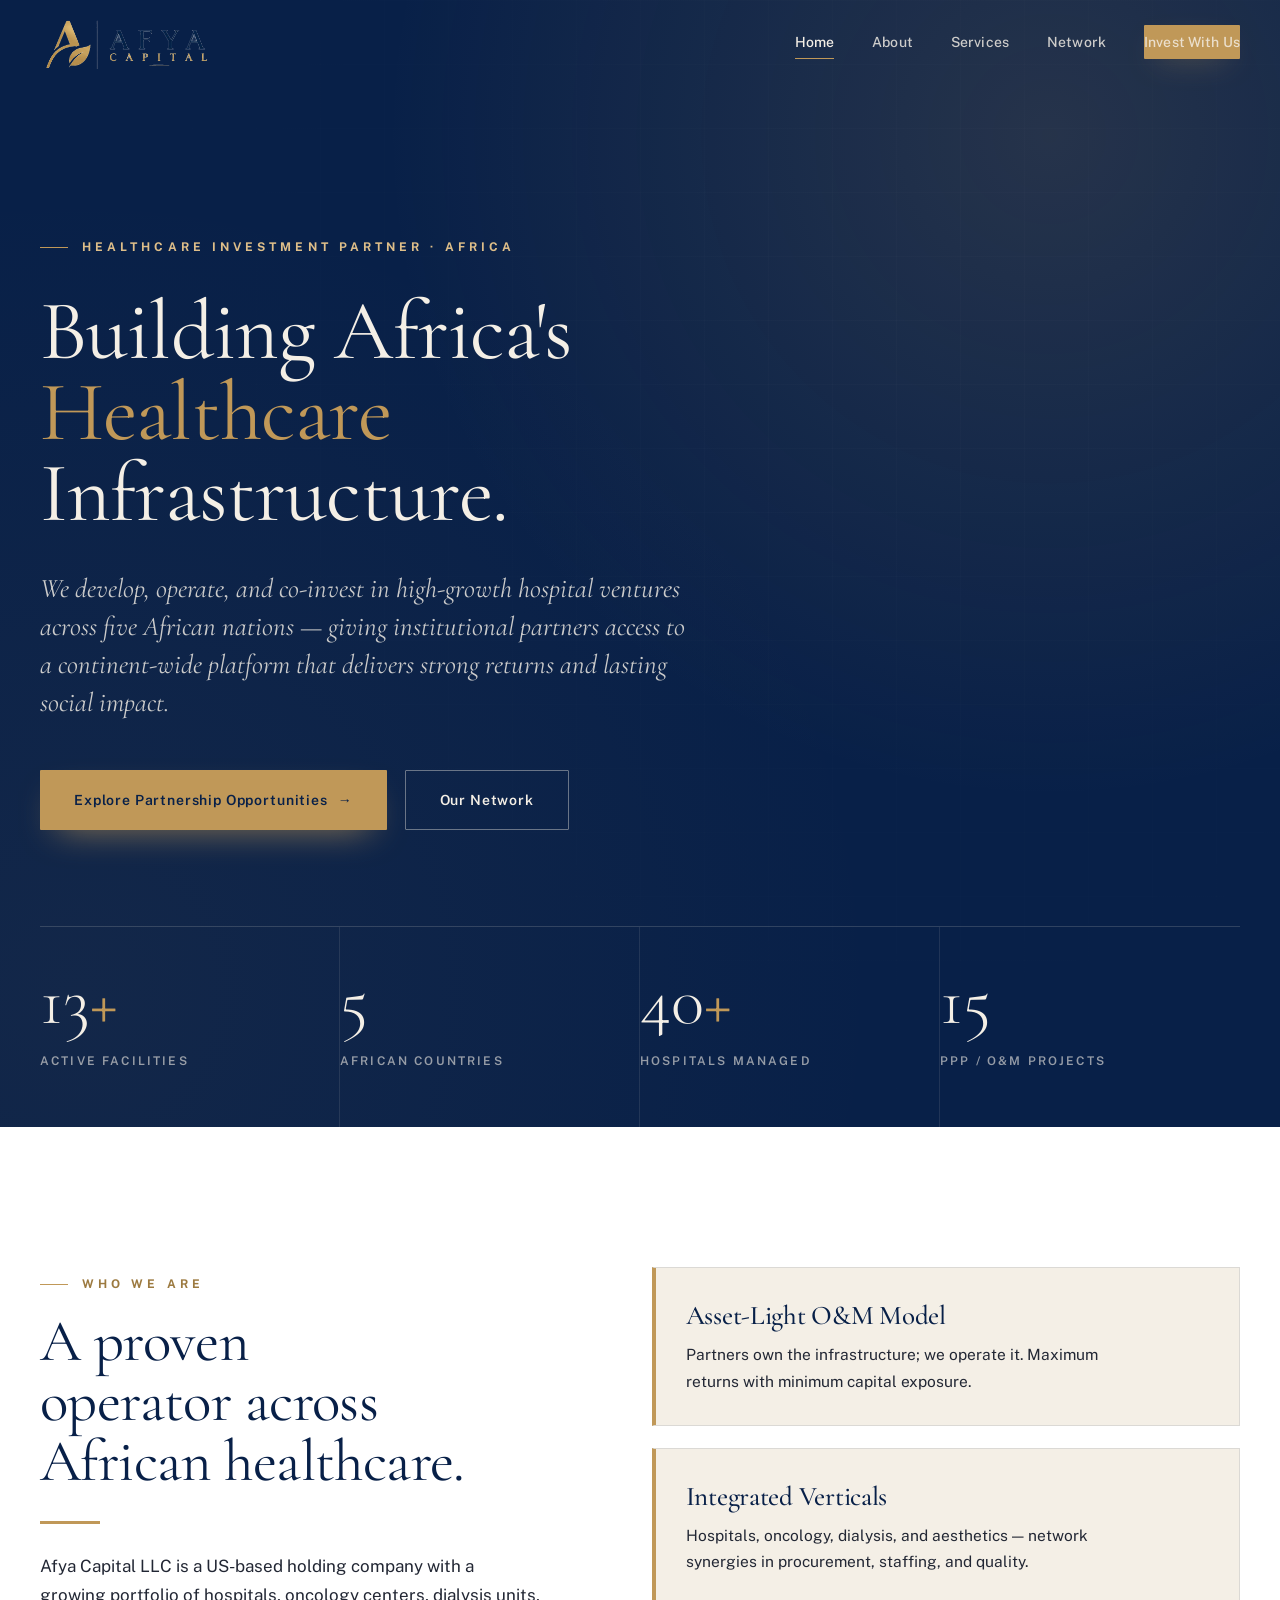
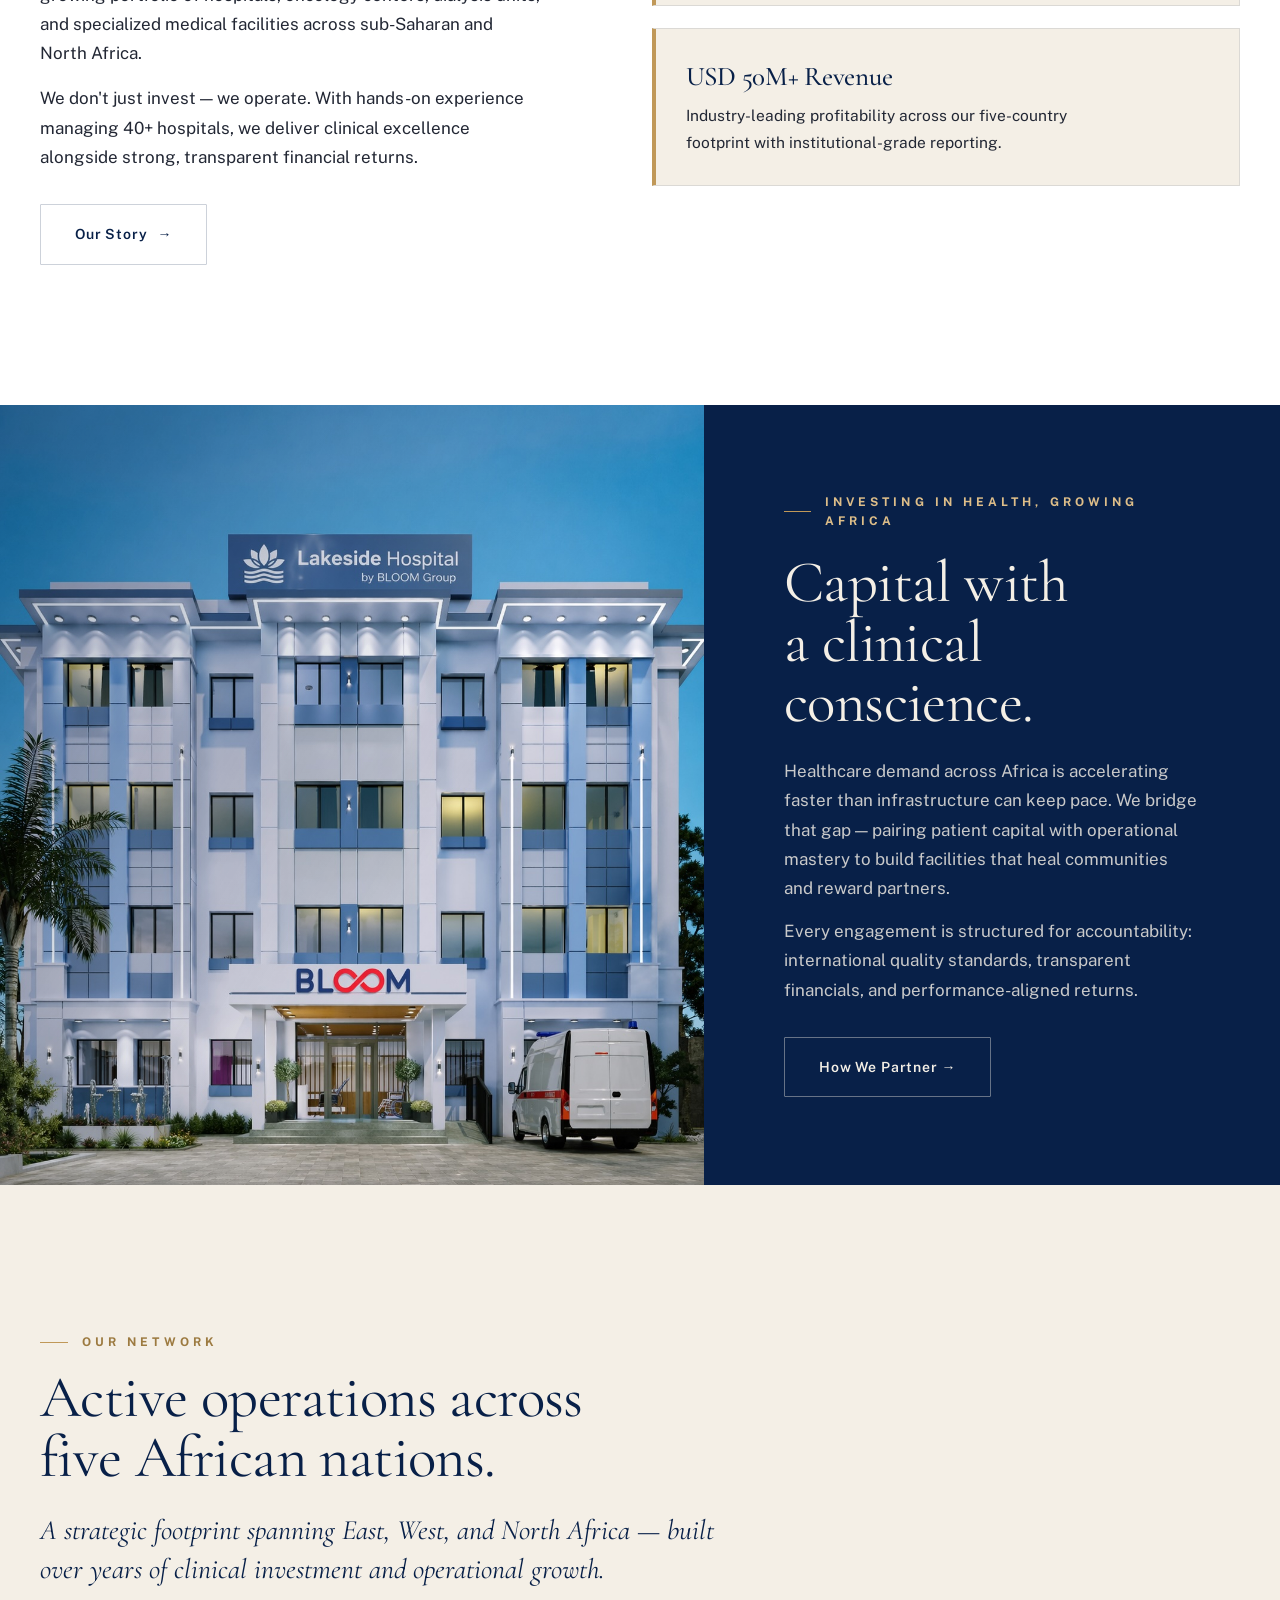
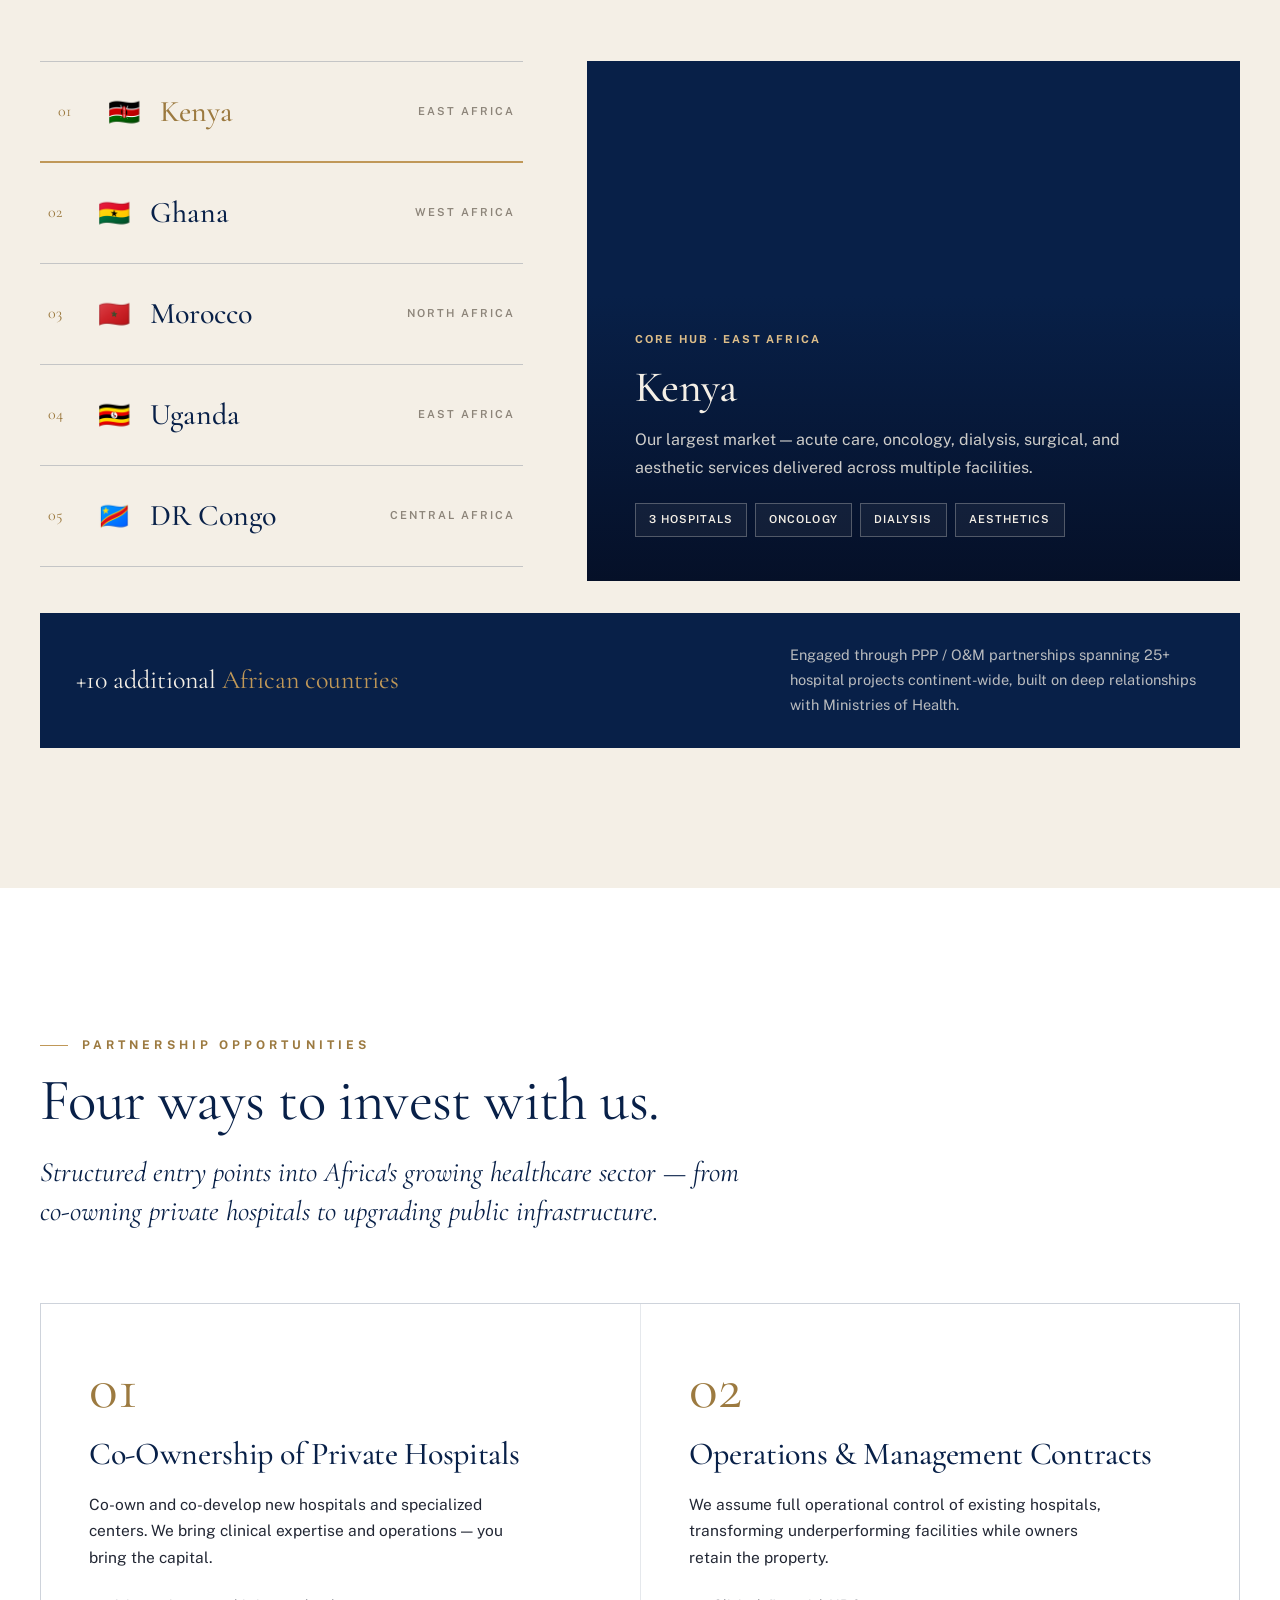
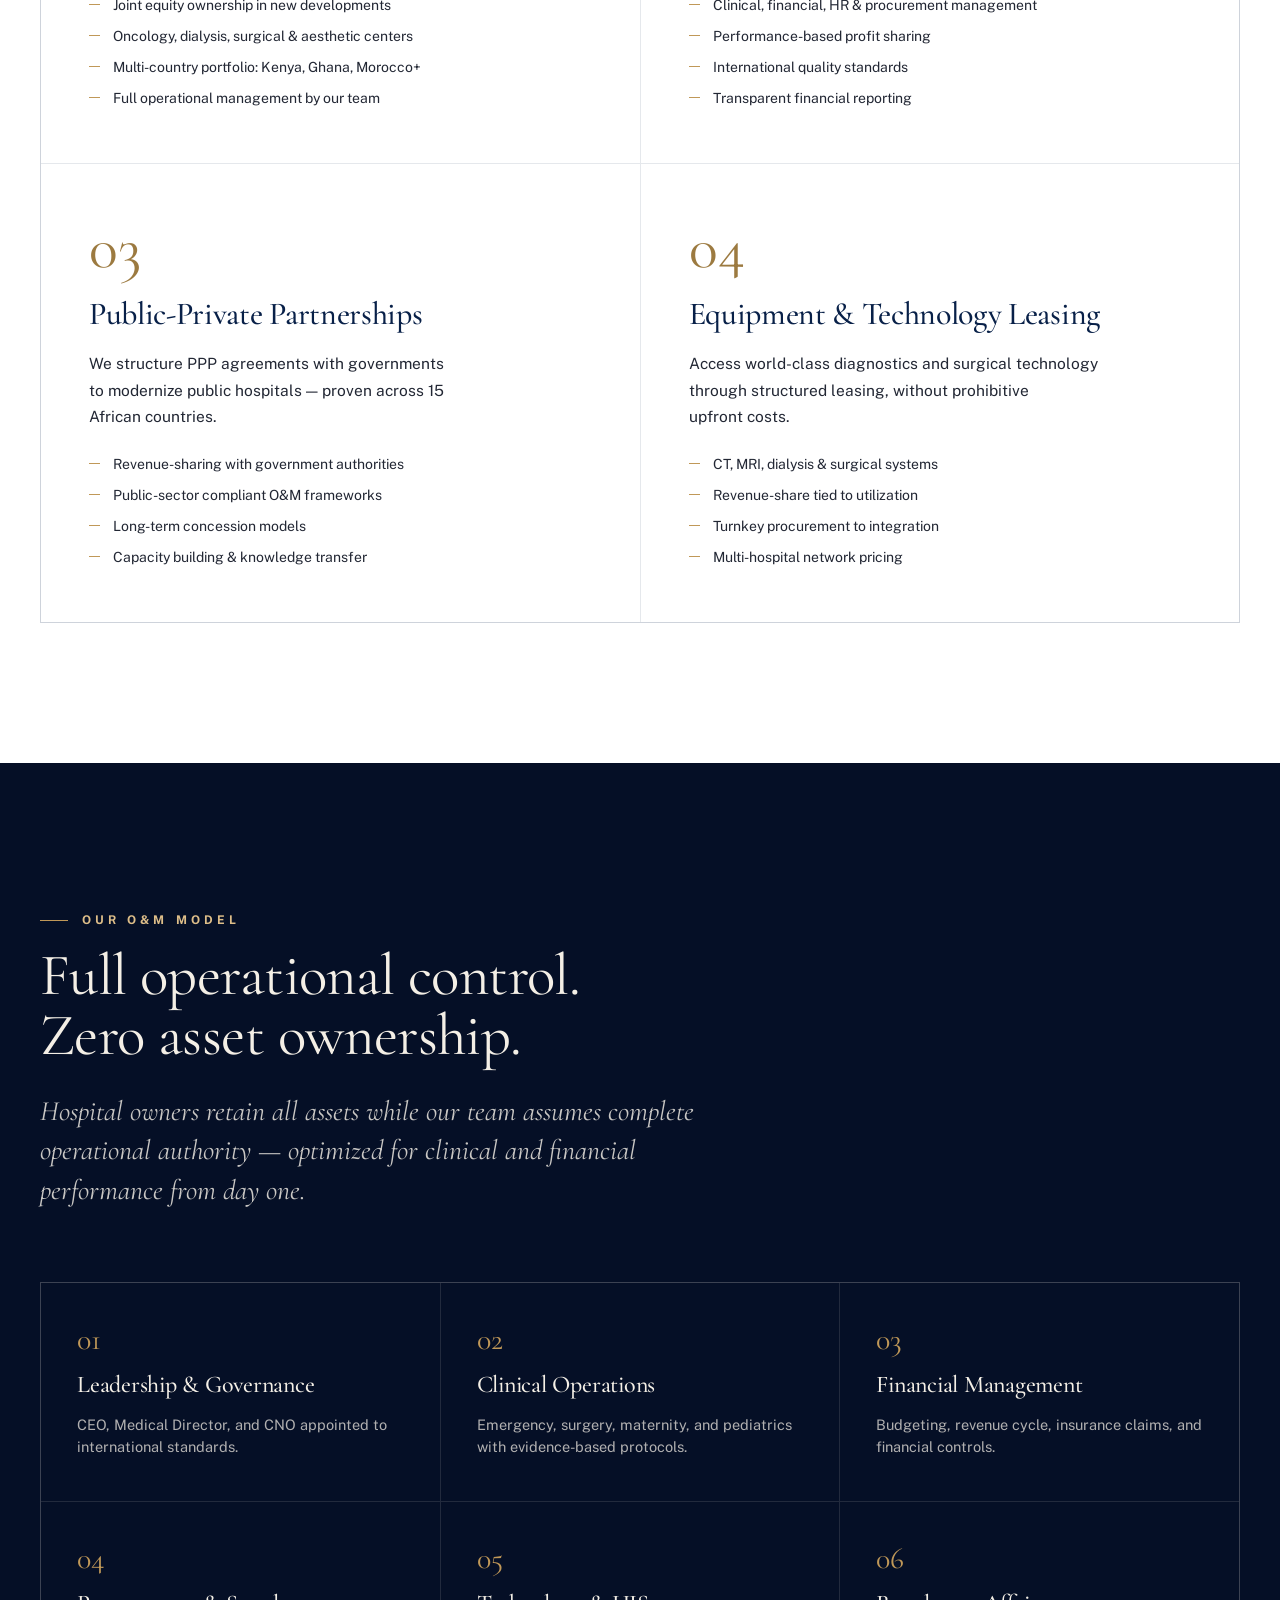
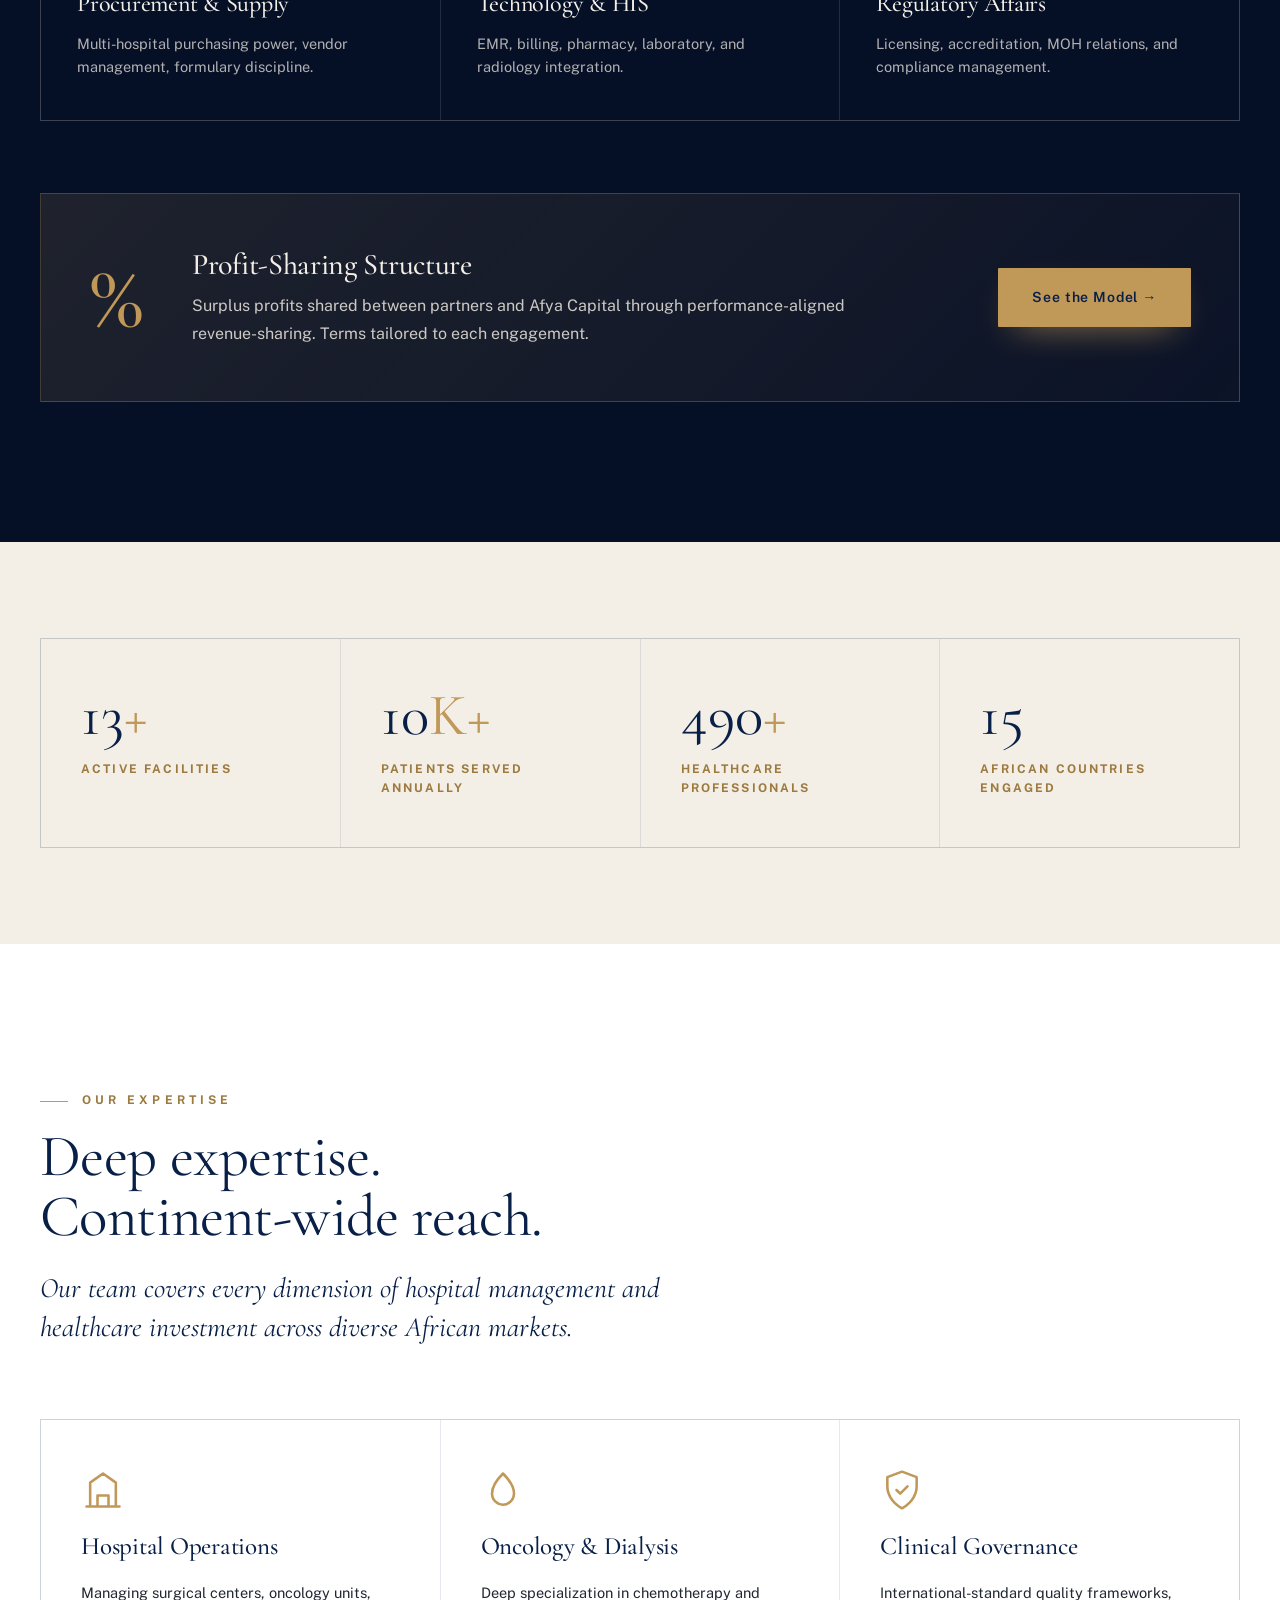
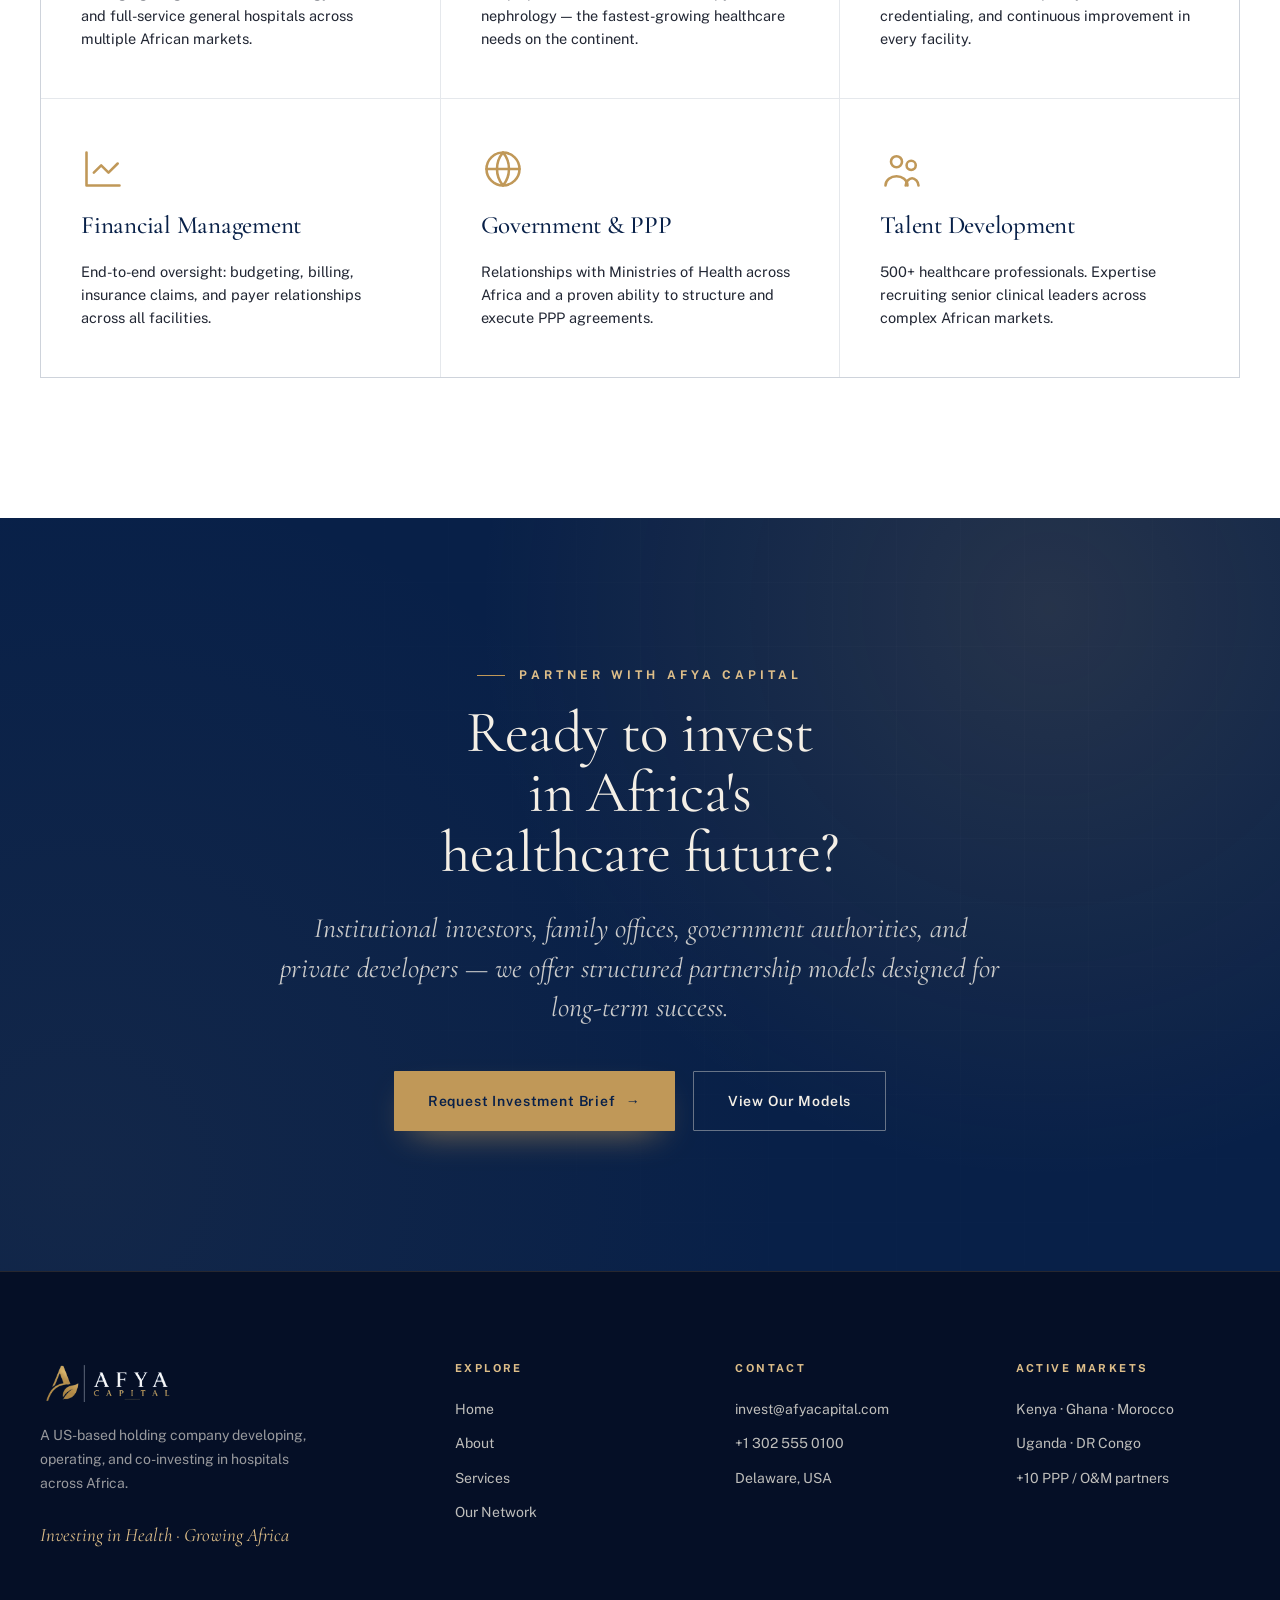
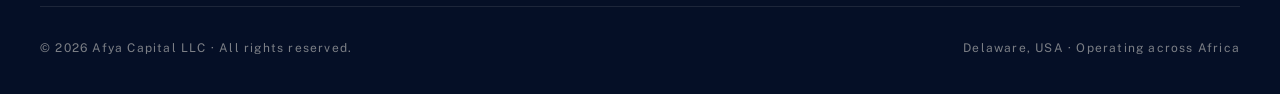
<file: index.html>
<!doctype html>
<html lang="en">
<head>
<meta charset="utf-8"/>
<meta name="viewport" content="width=device-width, initial-scale=1"/>
<title>Afya Capital — Building Africa's Healthcare Infrastructure</title>
<meta name="description" content="A US-based holding company developing, operating, and co-investing in hospitals across Africa. 40+ hospitals managed, 5 active markets, institutional partners welcome."/>
<link rel="icon" href="images/symbol-on-transparent.png"/>
<link rel="preconnect" href="https://fonts.googleapis.com"/>
<link rel="preconnect" href="https://fonts.gstatic.com" crossorigin/>
<link href="https://fonts.googleapis.com/css2?family=Cormorant+Garamond:ital,wght@0,300;0,400;0,500;0,600;0,700;1,400;1,500&family=Public+Sans:ital,wght@0,300;0,400;0,500;0,600;0,700&display=swap" rel="stylesheet"/>
<link rel="stylesheet" href="css/styles.css"/>
</head>
<body>

<!-- ============ NAV ============ -->
<header class="nav">
  <div class="inner">
    <a href="index.html" class="brand" aria-label="Afya Capital home">
      <img class="light-logo" src="images/logo-light-no-tagline.png" alt="Afya Capital"/>
      <img class="dark-logo" src="images/logo-dark-no-tagline.png" alt="Afya Capital"/>
    </a>
    <nav class="links">
      <a href="index.html" data-page="index.html">Home</a>
      <a href="about.html" data-page="about.html">About</a>
      <a href="services.html" data-page="services.html">Services</a>
      <a href="index.html#markets">Network</a>
      <a href="contact.html" data-page="contact.html" class="cta">Invest With Us</a>
    </nav>
    <button class="nav-toggle" aria-label="Menu"><span></span><span></span><span></span></button>
  </div>
</header>

<!-- ============ HERO ============ -->
<section class="darkband hero" data-dark>
  <div class="grid-overlay"></div>
  <div class="container">
    <div class="eyebrow reveal">Healthcare Investment Partner · Africa</div>
    <h1 class="reveal d1">Building Africa's<br/><span class="gold">Healthcare</span> Infrastructure.</h1>
    <p class="lede reveal d2">We develop, operate, and co-invest in high-growth hospital ventures across five African nations — giving institutional partners access to a continent-wide platform that delivers strong returns and lasting social impact.</p>
    <div class="ctas reveal d3">
      <a href="services.html" class="btn-primary">Explore Partnership Opportunities <span class="arw">→</span></a>
      <a href="index.html#markets" class="btn-secondary">Our Network</a>
    </div>
    <div class="hero-stats">
      <div class="stat reveal d1"><div class="num"><span data-count="13">0</span><em>+</em></div><div class="lbl">Active Facilities</div></div>
      <div class="stat reveal d2"><div class="num"><span data-count="5">0</span></div><div class="lbl">African Countries</div></div>
      <div class="stat reveal d3"><div class="num"><span data-count="40">0</span><em>+</em></div><div class="lbl">Hospitals Managed</div></div>
      <div class="stat reveal d4"><div class="num"><span data-count="15">0</span></div><div class="lbl">PPP / O&amp;M Projects</div></div>
    </div>
  </div>
</section>

<!-- ============ ABOUT ============ -->
<section class="section about" id="about">
  <div class="container">
    <div class="grid">
      <div class="lead reveal">
        <div class="eyebrow">Who we are</div>
        <h2>A proven operator across African healthcare.</h2>
        <div class="rule-gold"></div>
        <p style="margin-top:28px;">Afya Capital LLC is a US-based holding company with a growing portfolio of hospitals, oncology centers, dialysis units, and specialized medical facilities across sub-Saharan and North Africa.</p>
        <p>We don't just invest — we operate. With hands-on experience managing 40+ hospitals, we deliver clinical excellence alongside strong, transparent financial returns.</p>
        <a href="about.html" class="btn-ghost" style="margin-top:32px;">Our Story <span class="arw">→</span></a>
      </div>
      <div class="values">
        <div class="v reveal d1">
          <h4>Asset-Light O&amp;M Model</h4>
          <p>Partners own the infrastructure; we operate it. Maximum returns with minimum capital exposure.</p>
        </div>
        <div class="v reveal d2">
          <h4>Integrated Verticals</h4>
          <p>Hospitals, oncology, dialysis, and aesthetics — network synergies in procurement, staffing, and quality.</p>
        </div>
        <div class="v reveal d3">
          <h4>USD 50M+ Revenue</h4>
          <p>Industry-leading profitability across our five-country footprint with institutional-grade reporting.</p>
        </div>
      </div>
    </div>
  </div>
</section>

<!-- ============ FEATURE ROW ============ -->
<section class="featrow" data-dark>
  <div class="ph" style="background-image:url('images/lakeside-hospital.jpg');"></div>
  <div class="tx">
    <div class="eyebrow reveal">Investing in health, growing Africa</div>
    <h2 class="reveal d1">Capital with a clinical conscience.</h2>
    <p class="reveal d2">Healthcare demand across Africa is accelerating faster than infrastructure can keep pace. We bridge that gap — pairing patient capital with operational mastery to build facilities that heal communities and reward partners.</p>
    <p class="reveal d2">Every engagement is structured for accountability: international quality standards, transparent financials, and performance-aligned returns.</p>
    <a href="services.html" class="btn-secondary reveal d3" style="align-self:flex-start;margin-top:18px;">How We Partner →</a>
  </div>
</section>

<!-- ============ MARKETS (interactive) ============ -->
<section class="section markets" id="markets">
  <div class="container">
    <div class="sec-head reveal">
      <div class="eyebrow">Our Network</div>
      <h2>Active operations across five African nations.</h2>
      <p class="lede">A strategic footprint spanning East, West, and North Africa — built over years of clinical investment and operational growth.</p>
    </div>

    <div class="mk-wrap">
      <div class="mk-list reveal">
        <div class="mk-item active">
          <span class="mk-idx">01</span><span class="mk-flag">🇰🇪</span>
          <div style="flex:1;"><div class="mk-name">Kenya</div></div>
          <span class="mk-region">East Africa</span>
        </div>
        <div class="mk-item">
          <span class="mk-idx">02</span><span class="mk-flag">🇬🇭</span>
          <div style="flex:1;"><div class="mk-name">Ghana</div></div>
          <span class="mk-region">West Africa</span>
        </div>
        <div class="mk-item">
          <span class="mk-idx">03</span><span class="mk-flag">🇲🇦</span>
          <div style="flex:1;"><div class="mk-name">Morocco</div></div>
          <span class="mk-region">North Africa</span>
        </div>
        <div class="mk-item">
          <span class="mk-idx">04</span><span class="mk-flag">🇺🇬</span>
          <div style="flex:1;"><div class="mk-name">Uganda</div></div>
          <span class="mk-region">East Africa</span>
        </div>
        <div class="mk-item">
          <span class="mk-idx">05</span><span class="mk-flag">🇨🇩</span>
          <div style="flex:1;"><div class="mk-name">DR Congo</div></div>
          <span class="mk-region">Central Africa</span>
        </div>
      </div>

      <div class="mk-panel reveal d1">
        <div class="mk-slide active">
          <div class="mk-img" style="background-image:url('https://images.unsplash.com/photo-1611348524140-53c9a25263d6?w=1200&q=72');"></div>
          <div class="mk-body">
            <div class="mk-tag">Core Hub · East Africa</div>
            <h3>Kenya</h3>
            <p>Our largest market — acute care, oncology, dialysis, surgical, and aesthetic services delivered across multiple facilities.</p>
            <div class="mk-chips"><span>3 Hospitals</span><span>Oncology</span><span>Dialysis</span><span>Aesthetics</span></div>
          </div>
        </div>
        <div class="mk-slide">
          <div class="mk-img" style="background-image:url('https://images.unsplash.com/photo-1596005554384-d293674c91d7?w=1200&q=72');"></div>
          <div class="mk-body">
            <div class="mk-tag">Growth Market · West Africa</div>
            <h3>Ghana</h3>
            <p>One operational hospital with a second major facility opening in 2026 — building a strong West African platform.</p>
            <div class="mk-chips"><span>Operational Hospital</span><span>2nd Hospital · 2026</span></div>
          </div>
        </div>
        <div class="mk-slide">
          <div class="mk-img" style="background-image:url('https://images.unsplash.com/photo-1569383746724-6f1b882b8f46?w=1200&q=72');"></div>
          <div class="mk-body">
            <div class="mk-tag">Strategic Gateway · North Africa</div>
            <h3>Morocco</h3>
            <p>Two hospitals under development in Rabat and Casablanca, positioning us as a key player in North Africa's private healthcare market.</p>
            <div class="mk-chips"><span>Rabat · 2026</span><span>Casablanca</span></div>
          </div>
        </div>
        <div class="mk-slide">
          <div class="mk-img" style="background-image:url('https://images.unsplash.com/photo-1619451334792-150fd785ee74?w=1200&q=72');"></div>
          <div class="mk-body">
            <div class="mk-tag">Emerging Market · East Africa</div>
            <h3>Uganda</h3>
            <p>Active pipeline including hospital developments and a dedicated Eye &amp; ENT Center, marking Uganda as a key growth market.</p>
            <div class="mk-chips"><span>Hospital Pipeline</span><span>Eye &amp; ENT Center</span></div>
          </div>
        </div>
        <div class="mk-slide">
          <div class="mk-img" style="background-image:url('https://images.unsplash.com/photo-1580060839134-75a5edca2e99?w=1200&q=72');"></div>
          <div class="mk-body">
            <div class="mk-tag">Frontier Opportunity · Central Africa</div>
            <h3>DR Congo</h3>
            <p>Acute demand for modern hospital infrastructure. Actively developing O&amp;M and partnership opportunities in this high-potential market.</p>
            <div class="mk-chips"><span>O&amp;M Pipeline</span><span>Hospital Operations</span></div>
          </div>
        </div>
      </div>
    </div>

    <div class="mk-foot reveal">
      <div class="l">+10 additional <em>African countries</em></div>
      <p>Engaged through PPP / O&amp;M partnerships spanning 25+ hospital projects continent-wide, built on deep relationships with Ministries of Health.</p>
    </div>
  </div>
</section>

<!-- ============ PARTNERSHIPS ============ -->
<section class="section partnerships" id="partnerships">
  <div class="container">
    <div class="sec-head reveal">
      <div class="eyebrow">Partnership Opportunities</div>
      <h2>Four ways to invest with us.</h2>
      <p class="lede">Structured entry points into Africa's growing healthcare sector — from co-owning private hospitals to upgrading public infrastructure.</p>
    </div>
    <div class="models">
      <div class="model reveal">
        <div class="num">01</div>
        <h3>Co-Ownership of Private Hospitals</h3>
        <p>Co-own and co-develop new hospitals and specialized centers. We bring clinical expertise and operations — you bring the capital.</p>
        <ul>
          <li>Joint equity ownership in new developments</li>
          <li>Oncology, dialysis, surgical &amp; aesthetic centers</li>
          <li>Multi-country portfolio: Kenya, Ghana, Morocco+</li>
          <li>Full operational management by our team</li>
        </ul>
      </div>
      <div class="model reveal d1">
        <div class="num">02</div>
        <h3>Operations &amp; Management Contracts</h3>
        <p>We assume full operational control of existing hospitals, transforming underperforming facilities while owners retain the property.</p>
        <ul>
          <li>Clinical, financial, HR &amp; procurement management</li>
          <li>Performance-based profit sharing</li>
          <li>International quality standards</li>
          <li>Transparent financial reporting</li>
        </ul>
      </div>
      <div class="model reveal">
        <div class="num">03</div>
        <h3>Public-Private Partnerships</h3>
        <p>We structure PPP agreements with governments to modernize public hospitals — proven across 15 African countries.</p>
        <ul>
          <li>Revenue-sharing with government authorities</li>
          <li>Public-sector compliant O&amp;M frameworks</li>
          <li>Long-term concession models</li>
          <li>Capacity building &amp; knowledge transfer</li>
        </ul>
      </div>
      <div class="model reveal d1">
        <div class="num">04</div>
        <h3>Equipment &amp; Technology Leasing</h3>
        <p>Access world-class diagnostics and surgical technology through structured leasing, without prohibitive upfront costs.</p>
        <ul>
          <li>CT, MRI, dialysis &amp; surgical systems</li>
          <li>Revenue-share tied to utilization</li>
          <li>Turnkey procurement to integration</li>
          <li>Multi-hospital network pricing</li>
        </ul>
      </div>
    </div>
  </div>
</section>

<!-- ============ O&M MODEL ============ -->
<section class="section om" data-dark>
  <div class="container">
    <div class="sec-head reveal">
      <div class="eyebrow">Our O&amp;M Model</div>
      <h2>Full operational control.<br/>Zero asset ownership.</h2>
      <p class="lede">Hospital owners retain all assets while our team assumes complete operational authority — optimized for clinical and financial performance from day one.</p>
    </div>
    <div class="omgrid">
      <div class="cell reveal"><div class="n">01</div><h4>Leadership &amp; Governance</h4><p>CEO, Medical Director, and CNO appointed to international standards.</p></div>
      <div class="cell reveal d1"><div class="n">02</div><h4>Clinical Operations</h4><p>Emergency, surgery, maternity, and pediatrics with evidence-based protocols.</p></div>
      <div class="cell reveal d2"><div class="n">03</div><h4>Financial Management</h4><p>Budgeting, revenue cycle, insurance claims, and financial controls.</p></div>
      <div class="cell reveal"><div class="n">04</div><h4>Procurement &amp; Supply</h4><p>Multi-hospital purchasing power, vendor management, formulary discipline.</p></div>
      <div class="cell reveal d1"><div class="n">05</div><h4>Technology &amp; HIS</h4><p>EMR, billing, pharmacy, laboratory, and radiology integration.</p></div>
      <div class="cell reveal d2"><div class="n">06</div><h4>Regulatory Affairs</h4><p>Licensing, accreditation, MOH relations, and compliance management.</p></div>
    </div>
    <div class="share reveal">
      <div class="big">%</div>
      <div>
        <h3>Profit-Sharing Structure</h3>
        <p>Surplus profits shared between partners and Afya Capital through performance-aligned revenue-sharing. Terms tailored to each engagement.</p>
      </div>
      <a href="services.html" class="btn-primary">See the Model →</a>
    </div>
  </div>
</section>

<!-- ============ STATS BAND ============ -->
<section class="section tight statsband">
  <div class="container">
    <div class="row">
      <div class="stat reveal"><div class="num"><span data-count="13">0</span><em>+</em></div><div class="lbl">Active facilities</div></div>
      <div class="stat reveal d1"><div class="num"><span data-count="10" data-suffix="K">0</span><em>K+</em></div><div class="lbl">Patients served annually</div></div>
      <div class="stat reveal d2"><div class="num"><span data-count="500">0</span><em>+</em></div><div class="lbl">Healthcare professionals</div></div>
      <div class="stat reveal d3"><div class="num"><span data-count="15">0</span></div><div class="lbl">African countries engaged</div></div>
    </div>
  </div>
</section>

<!-- ============ EXPERTISE ============ -->
<section class="section expertise" id="expertise">
  <div class="container">
    <div class="sec-head reveal">
      <div class="eyebrow">Our Expertise</div>
      <h2>Deep expertise. Continent-wide reach.</h2>
      <p class="lede">Our team covers every dimension of hospital management and healthcare investment across diverse African markets.</p>
    </div>
    <div class="areas">
      <div class="area reveal">
        <div class="icon"><svg viewBox="0 0 24 24" fill="none" stroke="currentColor" stroke-width="1.4" stroke-linecap="round" stroke-linejoin="round"><path d="M3 21h18M5 21V8l7-5 7 5v13M9 21v-6h6v6"/></svg></div>
        <h4>Hospital Operations</h4>
        <p>Managing surgical centers, oncology units, and full-service general hospitals across multiple African markets.</p>
      </div>
      <div class="area reveal d1">
        <div class="icon"><svg viewBox="0 0 24 24" fill="none" stroke="currentColor" stroke-width="1.4" stroke-linecap="round" stroke-linejoin="round"><path d="M12 3c-4 4-6 8-6 11a6 6 0 0 0 12 0c0-3-2-7-6-11Z"/></svg></div>
        <h4>Oncology &amp; Dialysis</h4>
        <p>Deep specialization in chemotherapy and nephrology — the fastest-growing healthcare needs on the continent.</p>
      </div>
      <div class="area reveal d2">
        <div class="icon"><svg viewBox="0 0 24 24" fill="none" stroke="currentColor" stroke-width="1.4" stroke-linecap="round" stroke-linejoin="round"><path d="M12 22s8-4 8-12V5l-8-3-8 3v5c0 8 8 12 8 12Z"/><path d="M9 12l2 2 4-4"/></svg></div>
        <h4>Clinical Governance</h4>
        <p>International-standard quality frameworks, credentialing, and continuous improvement in every facility.</p>
      </div>
      <div class="area reveal">
        <div class="icon"><svg viewBox="0 0 24 24" fill="none" stroke="currentColor" stroke-width="1.4" stroke-linecap="round" stroke-linejoin="round"><path d="M3 3v18h18"/><path d="M7 14l4-4 4 4 5-5"/></svg></div>
        <h4>Financial Management</h4>
        <p>End-to-end oversight: budgeting, billing, insurance claims, and payer relationships across all facilities.</p>
      </div>
      <div class="area reveal d1">
        <div class="icon"><svg viewBox="0 0 24 24" fill="none" stroke="currentColor" stroke-width="1.4" stroke-linecap="round" stroke-linejoin="round"><circle cx="12" cy="12" r="9"/><path d="M3 12h18M12 3a14 14 0 0 1 0 18M12 3a14 14 0 0 0 0 18"/></svg></div>
        <h4>Government &amp; PPP</h4>
        <p>Relationships with Ministries of Health across Africa and a proven ability to structure and execute PPP agreements.</p>
      </div>
      <div class="area reveal d2">
        <div class="icon"><svg viewBox="0 0 24 24" fill="none" stroke="currentColor" stroke-width="1.4" stroke-linecap="round" stroke-linejoin="round"><circle cx="9" cy="8" r="3"/><circle cx="17" cy="10" r="2.5"/><path d="M3 21c0-3 3-5 6-5s6 2 6 5"/><path d="M14 21c0-2 2-4 3.5-4s3.5 2 3.5 4"/></svg></div>
        <h4>Talent Development</h4>
        <p>500+ healthcare professionals. Expertise recruiting senior clinical leaders across complex African markets.</p>
      </div>
    </div>
  </div>
</section>

<!-- ============ CTA ============ -->
<section class="section darkband cta-section" data-dark>
  <div class="grid-overlay"></div>
  <div class="container">
    <div class="eyebrow reveal">Partner With Afya Capital</div>
    <h2 class="reveal d1">Ready to invest in Africa's healthcare future?</h2>
    <p class="lede reveal d2">Institutional investors, family offices, government authorities, and private developers — we offer structured partnership models designed for long-term success.</p>
    <div class="actions reveal d3">
      <a href="contact.html" class="btn-primary">Request Investment Brief <span class="arw">→</span></a>
      <a href="services.html" class="btn-secondary">View Our Models</a>
    </div>
  </div>
</section>

<!-- ============ FOOTER ============ -->
<footer class="site">
  <div class="container">
    <div class="top">
      <div class="col brand-col">
        <img src="images/logo-dark-no-tagline.png" alt="Afya Capital"/>
        <p>A US-based holding company developing, operating, and co-investing in hospitals across Africa.</p>
        <div class="fmark">Investing in Health · Growing Africa</div>
      </div>
      <div class="col">
        <h5>Explore</h5>
        <ul>
          <li><a href="index.html">Home</a></li>
          <li><a href="about.html">About</a></li>
          <li><a href="services.html">Services</a></li>
          <li><a href="index.html#markets">Our Network</a></li>
        </ul>
      </div>
      <div class="col">
        <h5>Contact</h5>
        <ul>
          <li><a href="mailto:invest@afyacapital.com">invest@afyacapital.com</a></li>
          <li><a href="tel:+13025550100">+1 302 555 0100</a></li>
          <li>Delaware, USA</li>
        </ul>
      </div>
      <div class="col">
        <h5>Active Markets</h5>
        <ul>
          <li>Kenya · Ghana · Morocco</li>
          <li>Uganda · DR Congo</li>
          <li>+10 PPP / O&amp;M partners</li>
        </ul>
      </div>
    </div>
    <div class="bottom">
      <span>© 2026 Afya Capital LLC · All rights reserved.</span>
      <span>Delaware, USA · Operating across Africa</span>
    </div>
  </div>
</footer>

<script src="js/main.js"></script>
</body>
</html>
</file>
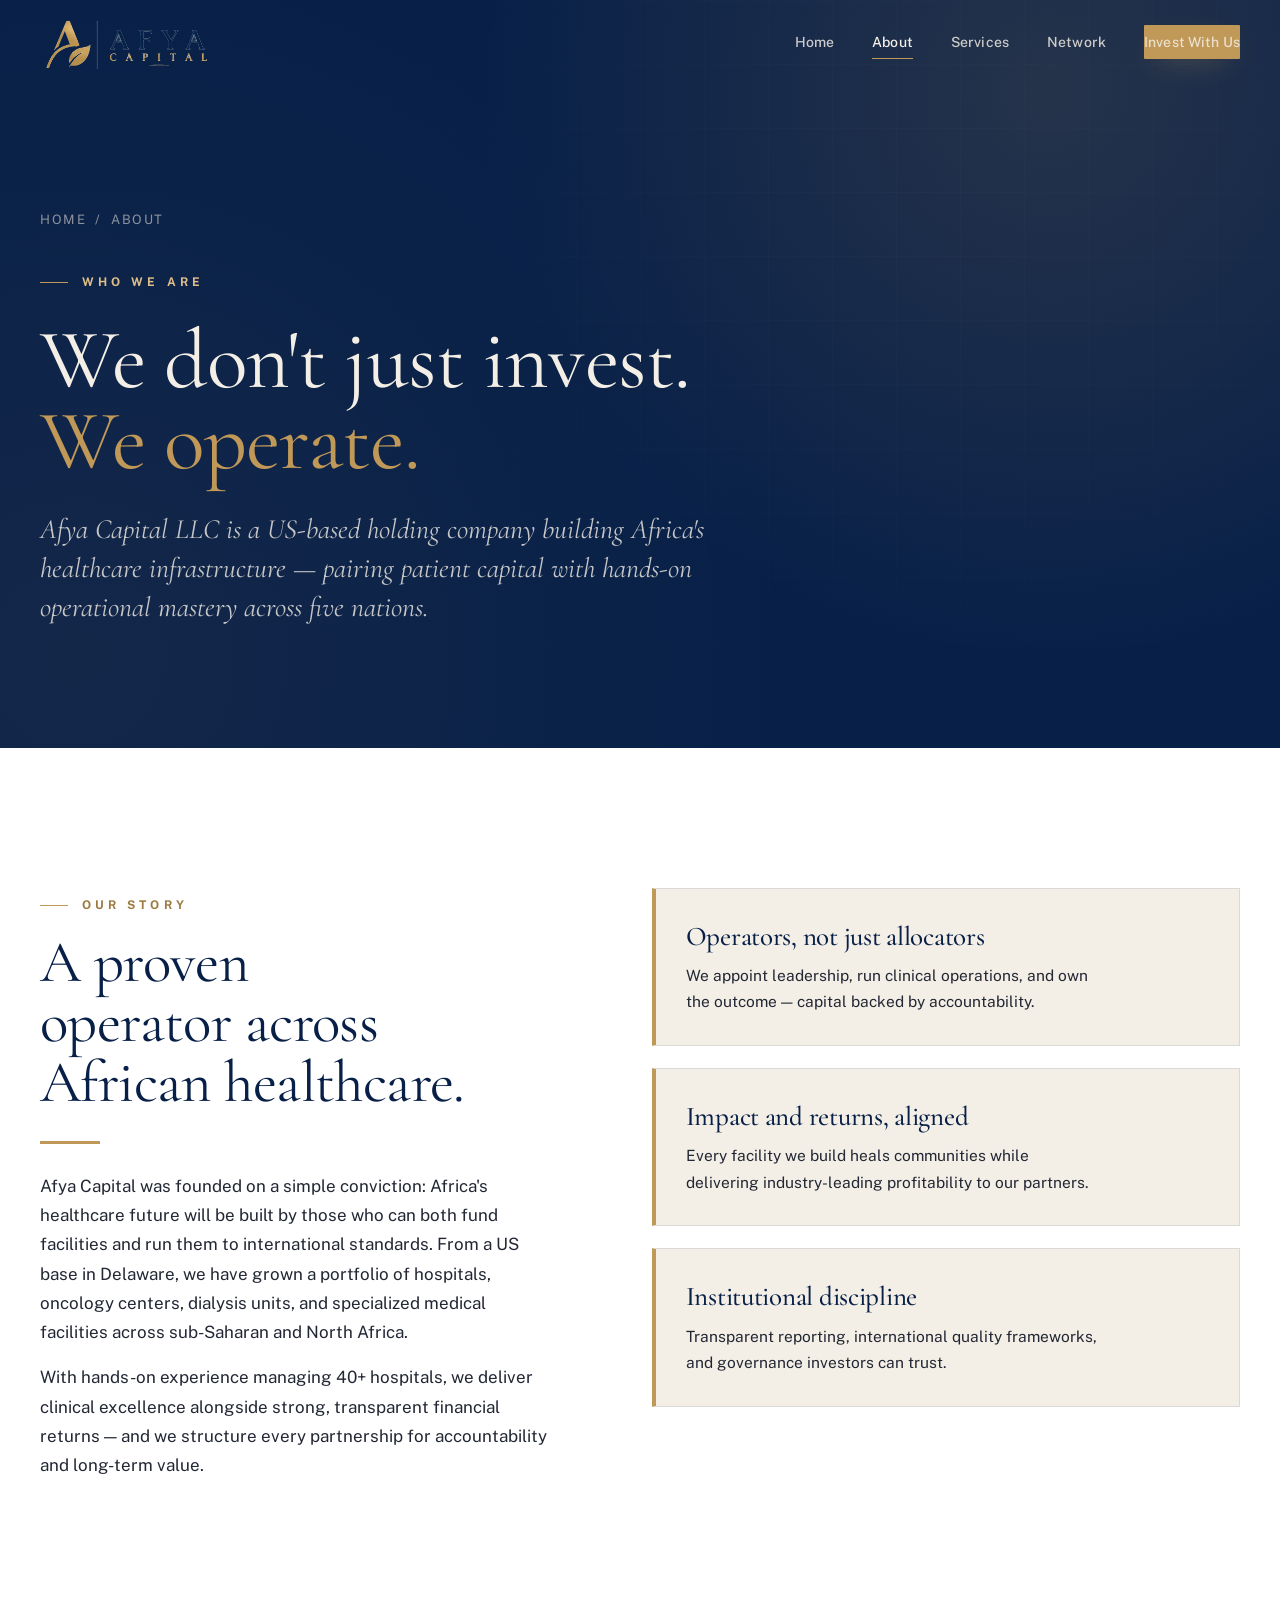
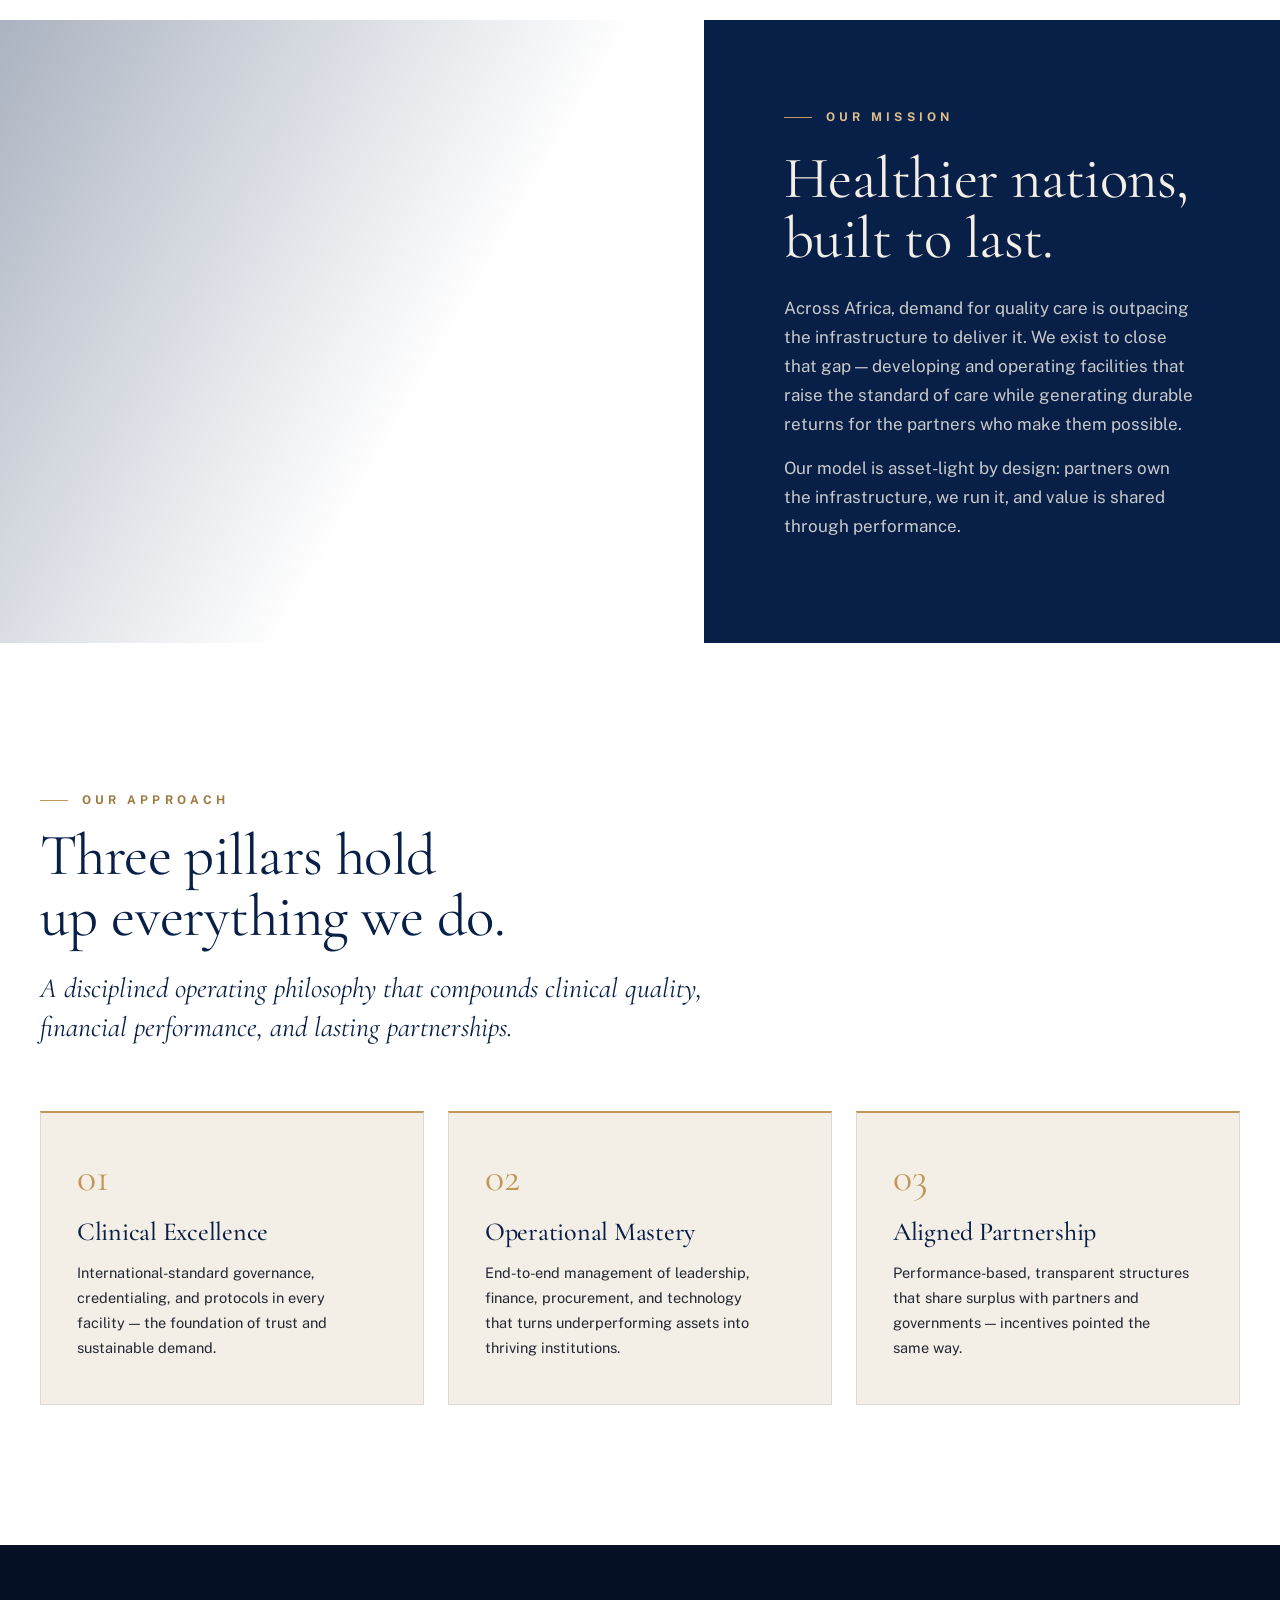
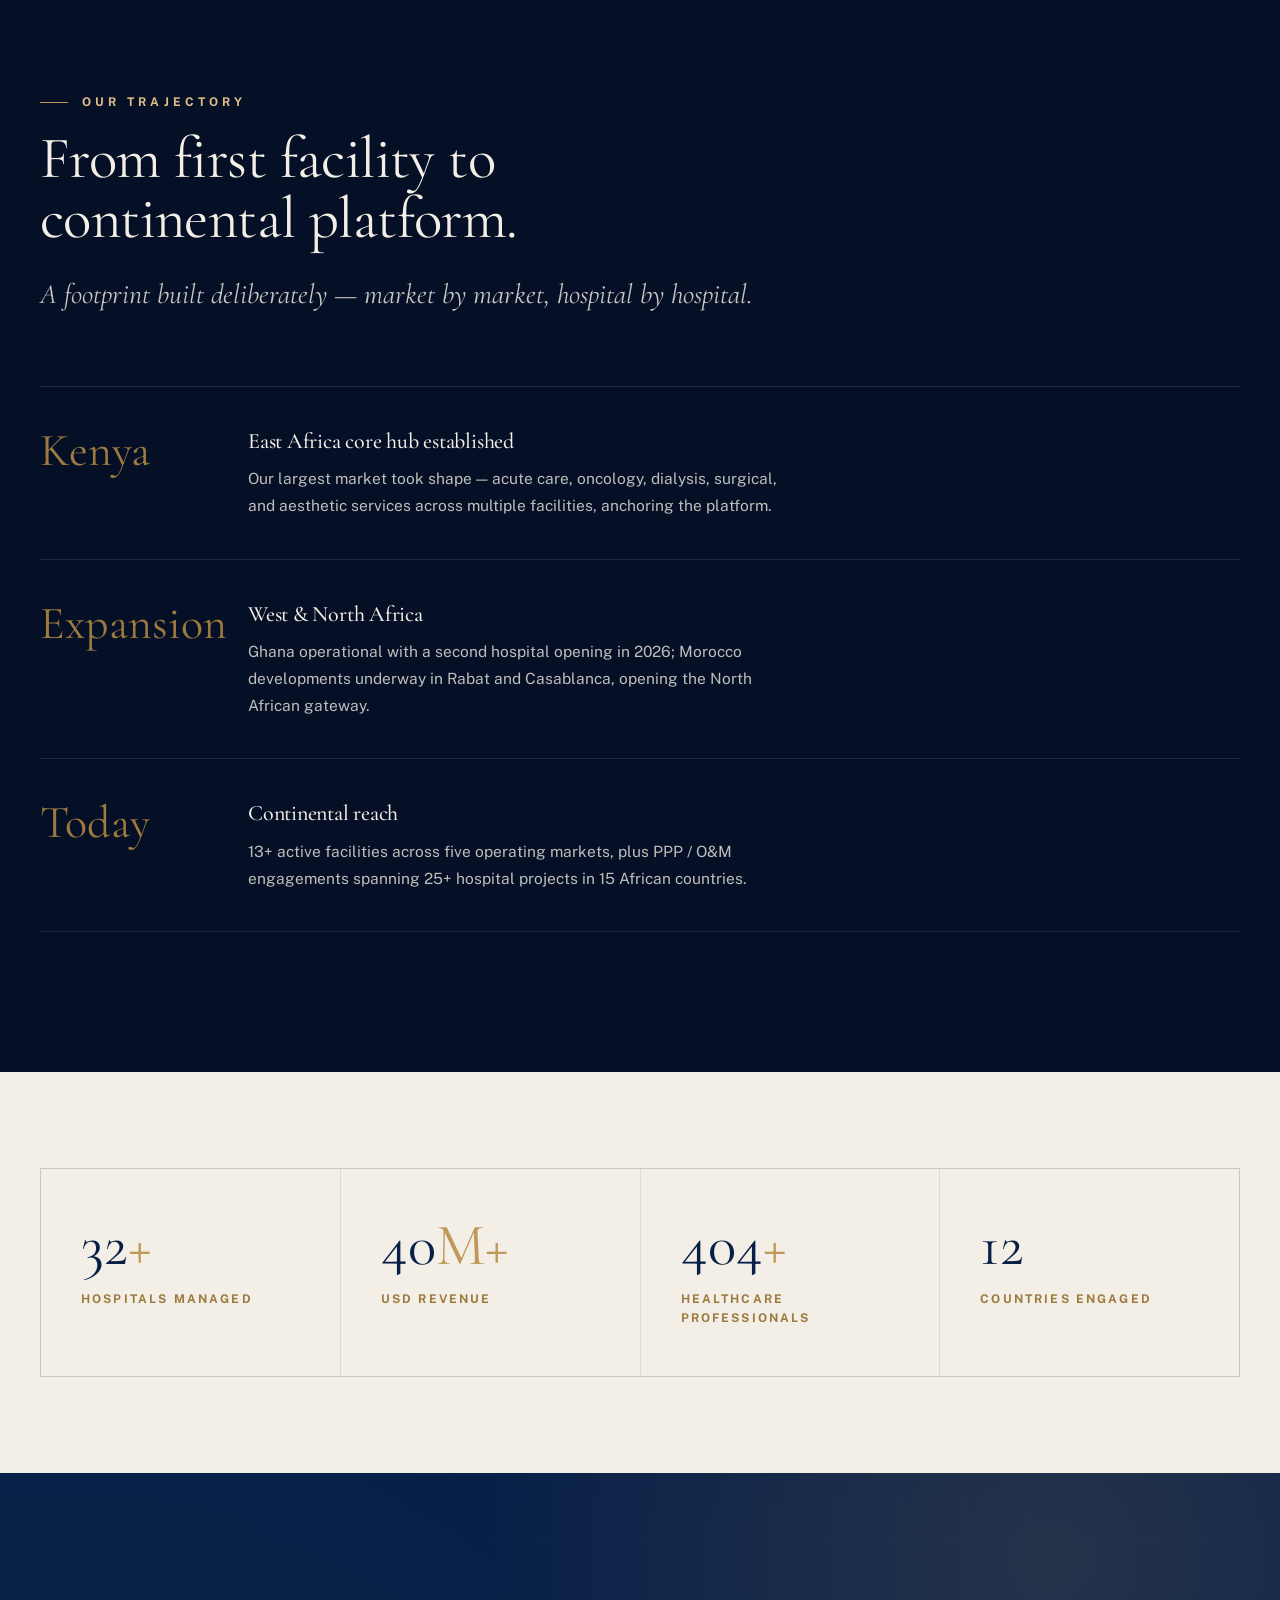
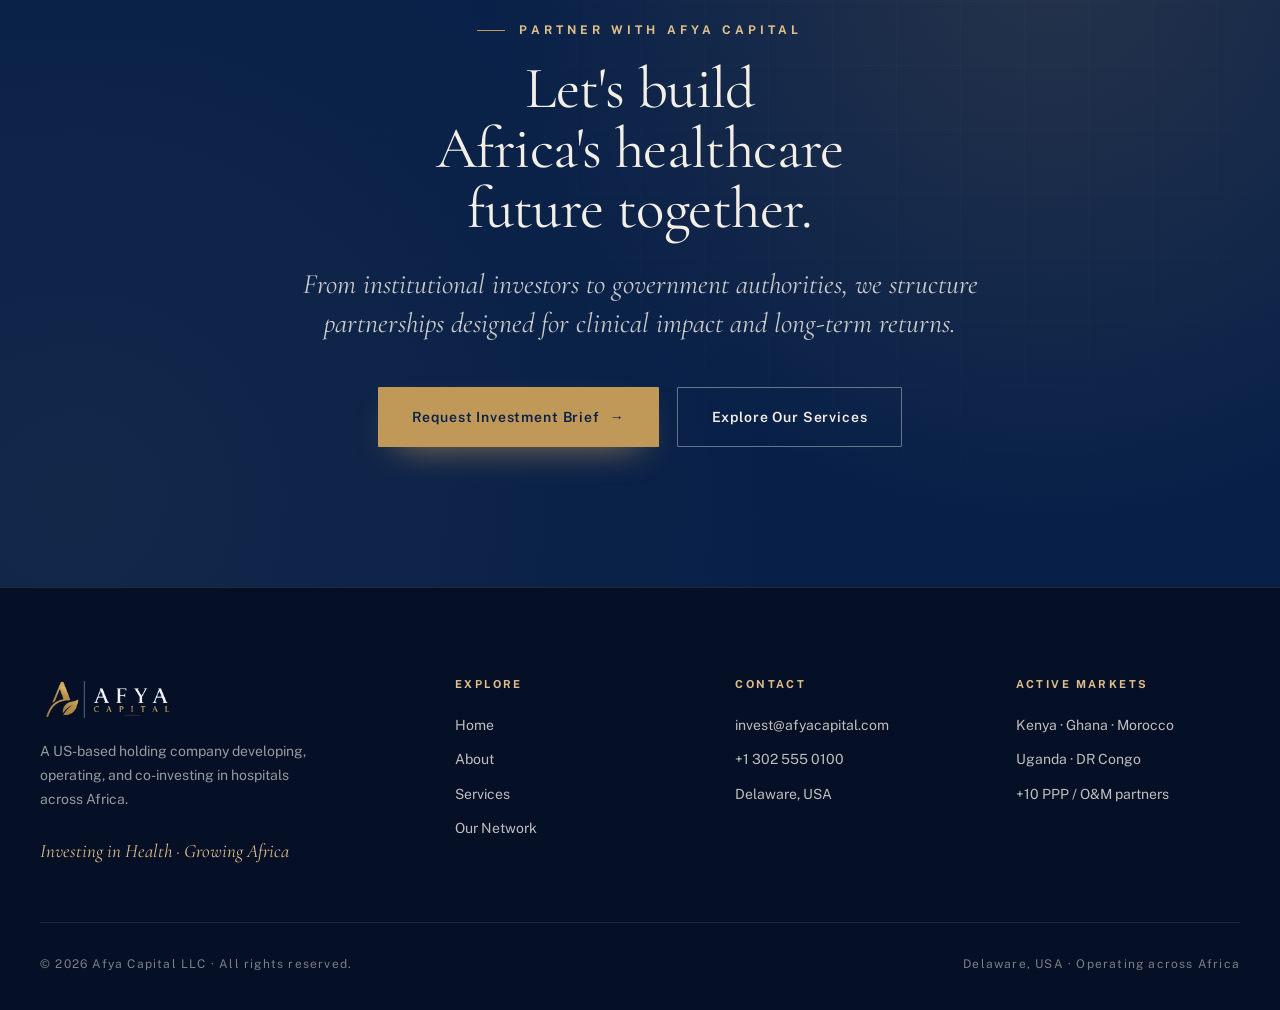
<file: about.html>
<!doctype html>
<html lang="en">
<head>
<meta charset="utf-8"/>
<meta name="viewport" content="width=device-width, initial-scale=1"/>
<title>About — Afya Capital</title>
<meta name="description" content="Afya Capital is a US-based holding company that develops, operates, and co-invests in hospitals across Africa — pairing patient capital with operational mastery."/>
<link rel="icon" href="images/symbol-on-transparent.png"/>
<link rel="preconnect" href="https://fonts.googleapis.com"/>
<link rel="preconnect" href="https://fonts.gstatic.com" crossorigin/>
<link href="https://fonts.googleapis.com/css2?family=Cormorant+Garamond:ital,wght@0,300;0,400;0,500;0,600;0,700;1,400;1,500&family=Public+Sans:ital,wght@0,300;0,400;0,500;0,600;0,700&display=swap" rel="stylesheet"/>
<link rel="stylesheet" href="css/styles.css"/>
</head>
<body>

<!-- NAV -->
<header class="nav">
  <div class="inner">
    <a href="index.html" class="brand" aria-label="Afya Capital home">
      <img class="light-logo" src="images/logo-light-no-tagline.png" alt="Afya Capital"/>
      <img class="dark-logo" src="images/logo-dark-no-tagline.png" alt="Afya Capital"/>
    </a>
    <nav class="links">
      <a href="index.html" data-page="index.html">Home</a>
      <a href="about.html" data-page="about.html">About</a>
      <a href="services.html" data-page="services.html">Services</a>
      <a href="index.html#markets">Network</a>
      <a href="contact.html" data-page="contact.html" class="cta">Invest With Us</a>
    </nav>
    <button class="nav-toggle" aria-label="Menu"><span></span><span></span><span></span></button>
  </div>
</header>

<!-- SUBHERO -->
<section class="darkband subhero" data-dark>
  <div class="grid-overlay"></div>
  <div class="container">
    <div class="crumbs reveal"><a href="index.html">Home</a> &nbsp;/&nbsp; About</div>
    <div class="eyebrow reveal">Who We Are</div>
    <h1 class="reveal d1">We don't just invest.<br/><span class="gold" style="color:var(--gold);">We operate.</span></h1>
    <p class="lede reveal d2">Afya Capital LLC is a US-based holding company building Africa's healthcare infrastructure — pairing patient capital with hands-on operational mastery across five nations.</p>
  </div>
</section>

<!-- STORY -->
<section class="section about">
  <div class="container">
    <div class="grid">
      <div class="lead reveal">
        <div class="eyebrow">Our Story</div>
        <h2>A proven operator across African healthcare.</h2>
        <div class="rule-gold"></div>
        <p style="margin-top:28px;">Afya Capital was founded on a simple conviction: Africa's healthcare future will be built by those who can both fund facilities and run them to international standards. From a US base in Delaware, we have grown a portfolio of hospitals, oncology centers, dialysis units, and specialized medical facilities across sub-Saharan and North Africa.</p>
        <p>With hands-on experience managing 40+ hospitals, we deliver clinical excellence alongside strong, transparent financial returns — and we structure every partnership for accountability and long-term value.</p>
      </div>
      <div class="values">
        <div class="v reveal d1">
          <h4>Operators, not just allocators</h4>
          <p>We appoint leadership, run clinical operations, and own the outcome — capital backed by accountability.</p>
        </div>
        <div class="v reveal d2">
          <h4>Impact and returns, aligned</h4>
          <p>Every facility we build heals communities while delivering industry-leading profitability to our partners.</p>
        </div>
        <div class="v reveal d3">
          <h4>Institutional discipline</h4>
          <p>Transparent reporting, international quality frameworks, and governance investors can trust.</p>
        </div>
      </div>
    </div>
  </div>
</section>

<!-- MISSION FEATURE -->
<section class="featrow" data-dark>
  <div class="ph" style="background-image:url('https://images.unsplash.com/photo-1538108149393-fbbd81895907?w=1200&q=72');"></div>
  <div class="tx">
    <div class="eyebrow reveal">Our Mission</div>
    <h2 class="reveal d1">Healthier nations, built to last.</h2>
    <p class="reveal d2">Across Africa, demand for quality care is outpacing the infrastructure to deliver it. We exist to close that gap — developing and operating facilities that raise the standard of care while generating durable returns for the partners who make them possible.</p>
    <p class="reveal d2">Our model is asset-light by design: partners own the infrastructure, we run it, and value is shared through performance.</p>
  </div>
</section>

<!-- APPROACH / PILLARS -->
<section class="section partnerships">
  <div class="container">
    <div class="sec-head reveal">
      <div class="eyebrow">Our Approach</div>
      <h2>Three pillars hold up everything we do.</h2>
      <p class="lede">A disciplined operating philosophy that compounds clinical quality, financial performance, and lasting partnerships.</p>
    </div>
    <div class="pillars">
      <div class="pillar reveal">
        <div class="pn">01</div>
        <h4>Clinical Excellence</h4>
        <p>International-standard governance, credentialing, and protocols in every facility — the foundation of trust and sustainable demand.</p>
      </div>
      <div class="pillar reveal d1">
        <div class="pn">02</div>
        <h4>Operational Mastery</h4>
        <p>End-to-end management of leadership, finance, procurement, and technology that turns underperforming assets into thriving institutions.</p>
      </div>
      <div class="pillar reveal d2">
        <div class="pn">03</div>
        <h4>Aligned Partnership</h4>
        <p>Performance-based, transparent structures that share surplus with partners and governments — incentives pointed the same way.</p>
      </div>
    </div>
  </div>
</section>

<!-- TIMELINE -->
<section class="section om" data-dark>
  <div class="container">
    <div class="sec-head reveal">
      <div class="eyebrow">Our Trajectory</div>
      <h2>From first facility to continental platform.</h2>
      <p class="lede">A footprint built deliberately — market by market, hospital by hospital.</p>
    </div>
    <div class="timeline">
      <div class="tl-item reveal" style="border-color:rgba(244,239,230,0.12);">
        <div class="tl-year">Kenya</div>
        <div class="tl-body"><h4 style="color:var(--bone);">East Africa core hub established</h4><p style="color:rgba(244,239,230,0.78);">Our largest market took shape — acute care, oncology, dialysis, surgical, and aesthetic services across multiple facilities, anchoring the platform.</p></div>
      </div>
      <div class="tl-item reveal d1" style="border-color:rgba(244,239,230,0.12);">
        <div class="tl-year">Expansion</div>
        <div class="tl-body"><h4 style="color:var(--bone);">West &amp; North Africa</h4><p style="color:rgba(244,239,230,0.78);">Ghana operational with a second hospital opening in 2026; Morocco developments underway in Rabat and Casablanca, opening the North African gateway.</p></div>
      </div>
      <div class="tl-item reveal d2" style="border-color:rgba(244,239,230,0.12);border-bottom-color:rgba(244,239,230,0.12);">
        <div class="tl-year">Today</div>
        <div class="tl-body"><h4 style="color:var(--bone);">Continental reach</h4><p style="color:rgba(244,239,230,0.78);">13+ active facilities across five operating markets, plus PPP / O&amp;M engagements spanning 25+ hospital projects in 15 African countries.</p></div>
      </div>
    </div>
  </div>
</section>

<!-- STATS BAND -->
<section class="section tight statsband">
  <div class="container">
    <div class="row">
      <div class="stat reveal"><div class="num"><span data-count="40">0</span><em>+</em></div><div class="lbl">Hospitals managed</div></div>
      <div class="stat reveal d1"><div class="num"><span data-count="50">0</span><em>M+</em></div><div class="lbl">USD revenue</div></div>
      <div class="stat reveal d2"><div class="num"><span data-count="500">0</span><em>+</em></div><div class="lbl">Healthcare professionals</div></div>
      <div class="stat reveal d3"><div class="num"><span data-count="15">0</span></div><div class="lbl">Countries engaged</div></div>
    </div>
  </div>
</section>

<!-- CTA -->
<section class="section darkband cta-section" data-dark>
  <div class="grid-overlay"></div>
  <div class="container">
    <div class="eyebrow reveal">Partner With Afya Capital</div>
    <h2 class="reveal d1">Let's build Africa's healthcare future together.</h2>
    <p class="lede reveal d2">From institutional investors to government authorities, we structure partnerships designed for clinical impact and long-term returns.</p>
    <div class="actions reveal d3">
      <a href="contact.html" class="btn-primary">Request Investment Brief <span class="arw">→</span></a>
      <a href="services.html" class="btn-secondary">Explore Our Services</a>
    </div>
  </div>
</section>

<!-- FOOTER -->
<footer class="site">
  <div class="container">
    <div class="top">
      <div class="col brand-col">
        <img src="images/logo-dark-no-tagline.png" alt="Afya Capital"/>
        <p>A US-based holding company developing, operating, and co-investing in hospitals across Africa.</p>
        <div class="fmark">Investing in Health · Growing Africa</div>
      </div>
      <div class="col">
        <h5>Explore</h5>
        <ul>
          <li><a href="index.html">Home</a></li>
          <li><a href="about.html">About</a></li>
          <li><a href="services.html">Services</a></li>
          <li><a href="index.html#markets">Our Network</a></li>
        </ul>
      </div>
      <div class="col">
        <h5>Contact</h5>
        <ul>
          <li><a href="mailto:invest@afyacapital.com">invest@afyacapital.com</a></li>
          <li><a href="tel:+13025550100">+1 302 555 0100</a></li>
          <li>Delaware, USA</li>
        </ul>
      </div>
      <div class="col">
        <h5>Active Markets</h5>
        <ul>
          <li>Kenya · Ghana · Morocco</li>
          <li>Uganda · DR Congo</li>
          <li>+10 PPP / O&amp;M partners</li>
        </ul>
      </div>
    </div>
    <div class="bottom">
      <span>© 2026 Afya Capital LLC · All rights reserved.</span>
      <span>Delaware, USA · Operating across Africa</span>
    </div>
  </div>
</footer>

<script src="js/main.js"></script>
</body>
</html>
</file>
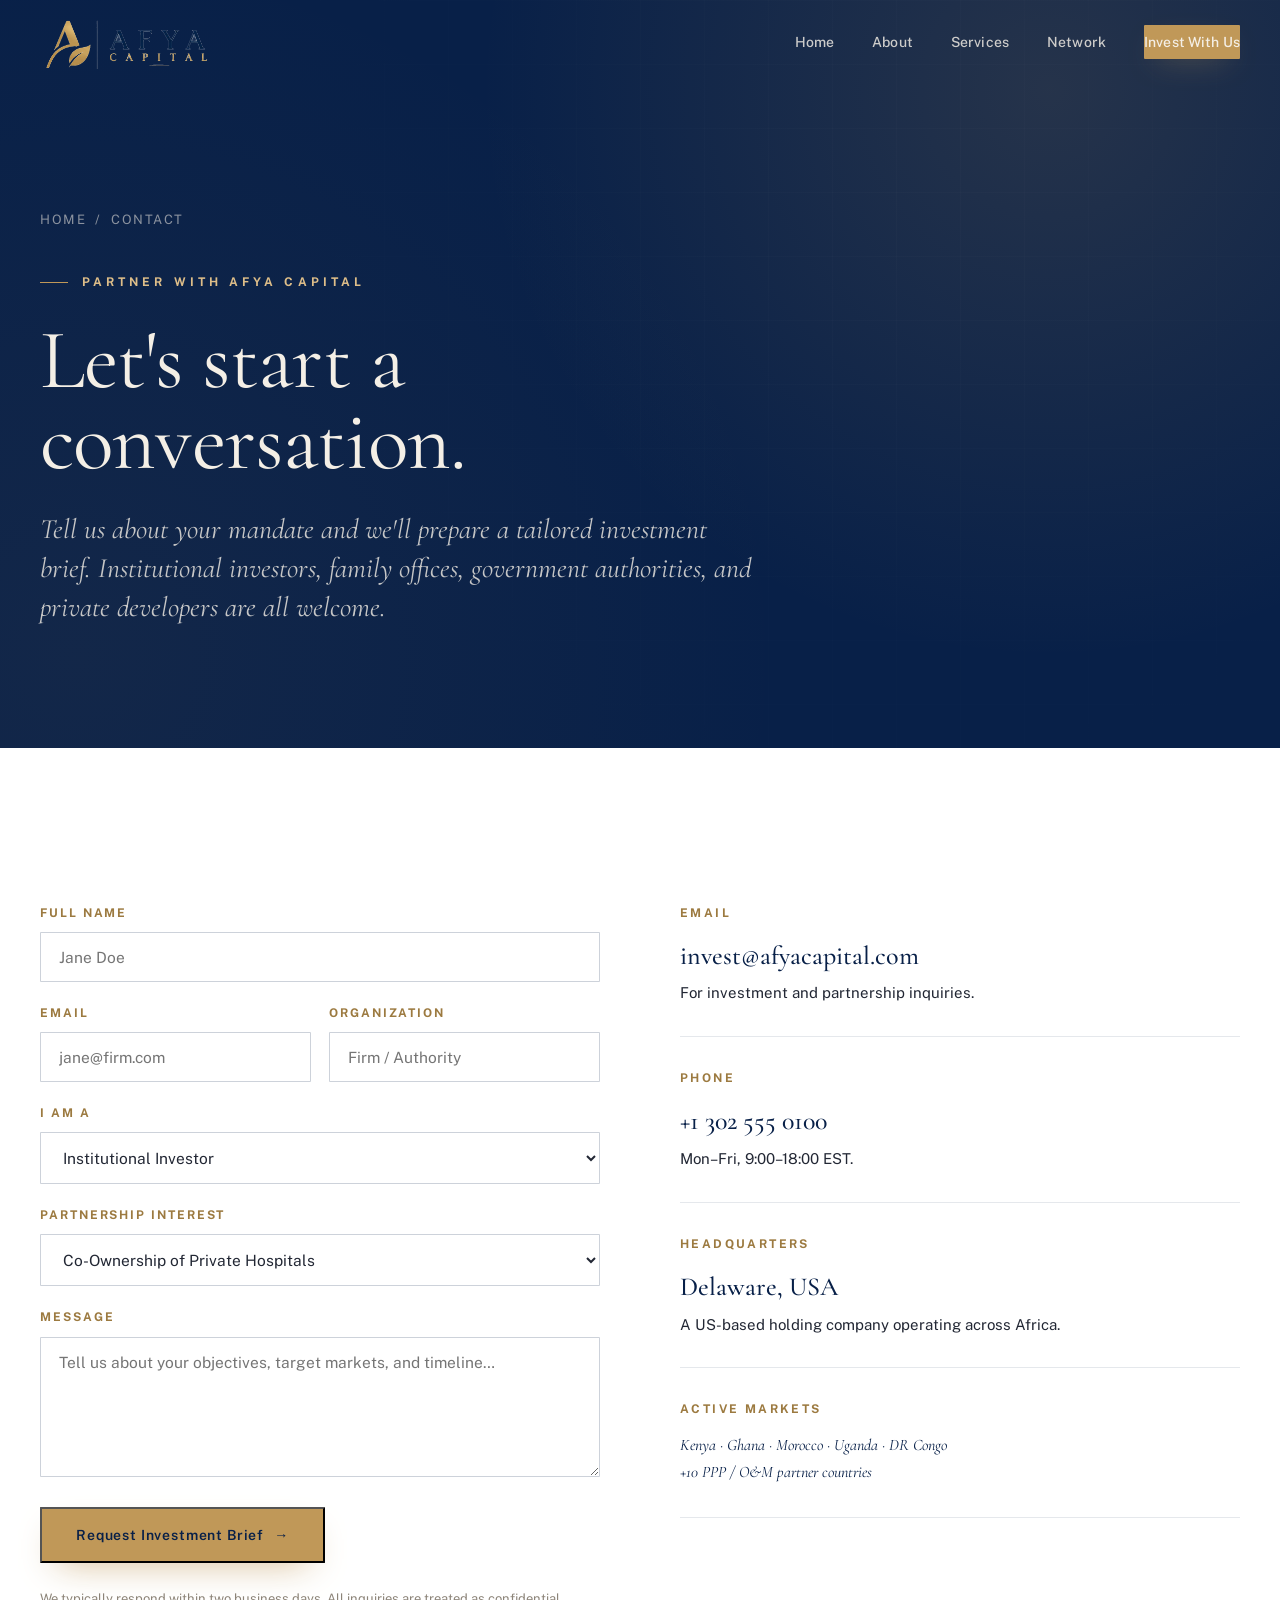
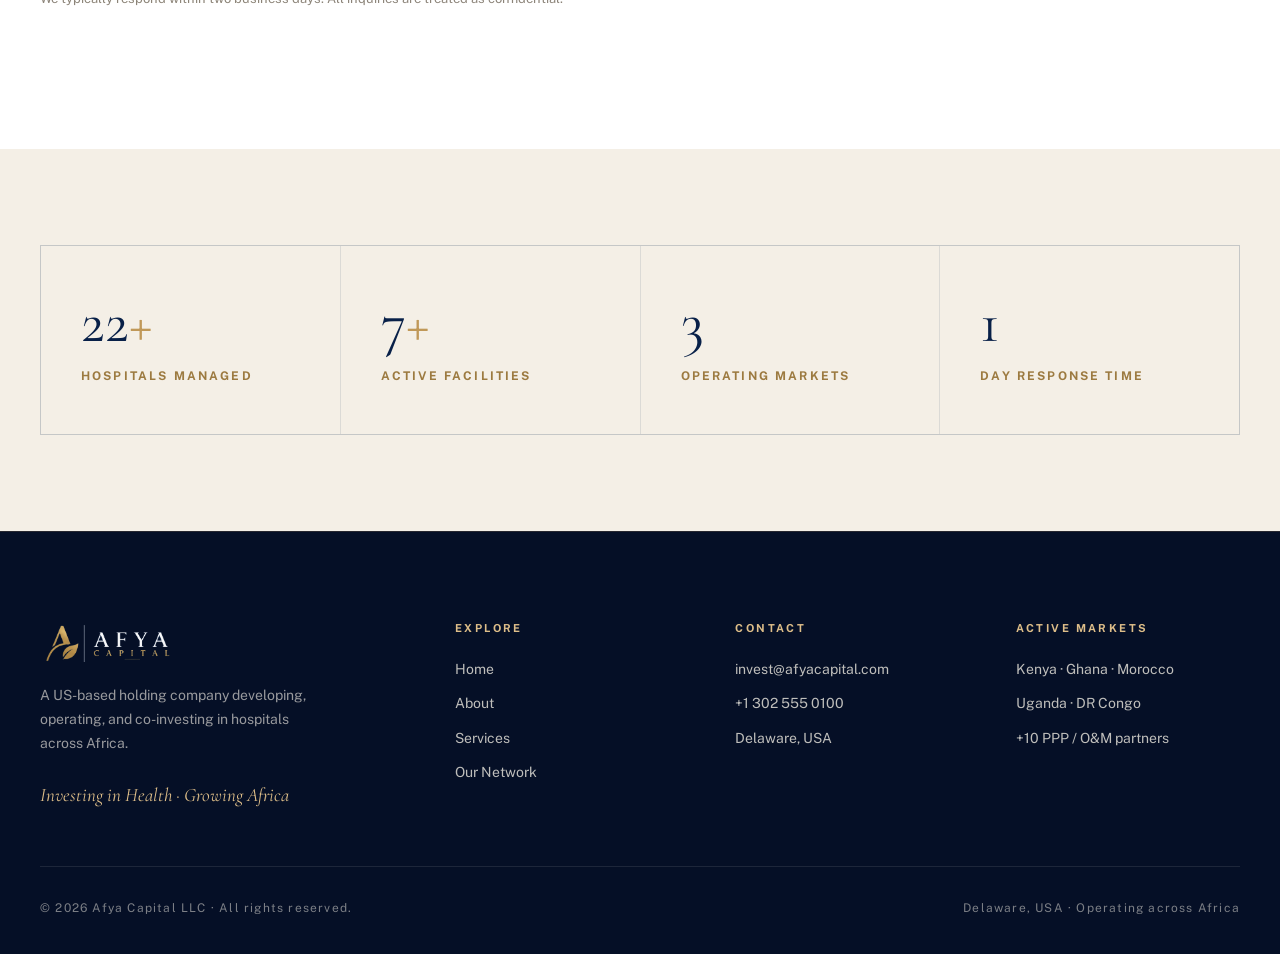
<file: contact.html>
<!doctype html>
<html lang="en">
<head>
<meta charset="utf-8"/>
<meta name="viewport" content="width=device-width, initial-scale=1"/>
<title>Contact — Afya Capital</title>
<meta name="description" content="Connect with Afya Capital to explore healthcare investment partnerships across Africa. Institutional investors, family offices, governments, and developers welcome."/>
<link rel="icon" href="images/symbol-on-transparent.png"/>
<link rel="preconnect" href="https://fonts.googleapis.com"/>
<link rel="preconnect" href="https://fonts.gstatic.com" crossorigin/>
<link href="https://fonts.googleapis.com/css2?family=Cormorant+Garamond:ital,wght@0,300;0,400;0,500;0,600;0,700;1,400;1,500&family=Public+Sans:ital,wght@0,300;0,400;0,500;0,600;0,700&display=swap" rel="stylesheet"/>
<link rel="stylesheet" href="css/styles.css"/>
</head>
<body>

<!-- NAV -->
<header class="nav">
  <div class="inner">
    <a href="index.html" class="brand" aria-label="Afya Capital home">
      <img class="light-logo" src="images/logo-light-no-tagline.png" alt="Afya Capital"/>
      <img class="dark-logo" src="images/logo-dark-no-tagline.png" alt="Afya Capital"/>
    </a>
    <nav class="links">
      <a href="index.html" data-page="index.html">Home</a>
      <a href="about.html" data-page="about.html">About</a>
      <a href="services.html" data-page="services.html">Services</a>
      <a href="index.html#markets">Network</a>
      <a href="contact.html" data-page="contact.html" class="cta">Invest With Us</a>
    </nav>
    <button class="nav-toggle" aria-label="Menu"><span></span><span></span><span></span></button>
  </div>
</header>

<!-- SUBHERO -->
<section class="darkband subhero" data-dark>
  <div class="grid-overlay"></div>
  <div class="container">
    <div class="crumbs reveal"><a href="index.html">Home</a> &nbsp;/&nbsp; Contact</div>
    <div class="eyebrow reveal">Partner With Afya Capital</div>
    <h1 class="reveal d1">Let's start a<br/>conversation.</h1>
    <p class="lede reveal d2">Tell us about your mandate and we'll prepare a tailored investment brief. Institutional investors, family offices, government authorities, and private developers are all welcome.</p>
  </div>
</section>

<!-- CONTACT -->
<section class="section about">
  <div class="container">
    <div class="contact-wrap">
      <!-- FORM -->
      <form class="cform reveal">
        <div class="field">
          <label for="name">Full Name</label>
          <input id="name" name="name" type="text" placeholder="Jane Doe" required/>
        </div>
        <div class="field two">
          <div class="field" style="gap:9px;">
            <label for="email">Email</label>
            <input id="email" name="email" type="email" placeholder="jane@firm.com" required/>
          </div>
          <div class="field" style="gap:9px;">
            <label for="org">Organization</label>
            <input id="org" name="org" type="text" placeholder="Firm / Authority"/>
          </div>
        </div>
        <div class="field">
          <label for="type">I am a</label>
          <select id="type" name="type">
            <option>Institutional Investor</option>
            <option>Family Office</option>
            <option>Government / Public Authority</option>
            <option>Private Developer</option>
            <option>Equipment / Technology Partner</option>
            <option>Other</option>
          </select>
        </div>
        <div class="field">
          <label for="interest">Partnership Interest</label>
          <select id="interest" name="interest">
            <option>Co-Ownership of Private Hospitals</option>
            <option>Operations &amp; Management Contracts</option>
            <option>Public-Private Partnerships</option>
            <option>Equipment &amp; Technology Leasing</option>
            <option>Not sure yet — advise me</option>
          </select>
        </div>
        <div class="field">
          <label for="msg">Message</label>
          <textarea id="msg" name="msg" placeholder="Tell us about your objectives, target markets, and timeline…"></textarea>
        </div>
        <button type="submit" class="btn-primary">Request Investment Brief <span class="arw">→</span></button>
        <div class="form-note">We typically respond within two business days. All inquiries are treated as confidential.</div>
      </form>

      <!-- INFO -->
      <div class="cinfo reveal d1">
        <div class="blk">
          <h5>Email</h5>
          <div class="big"><a href="mailto:invest@afyacapital.com">invest@afyacapital.com</a></div>
          <p>For investment and partnership inquiries.</p>
        </div>
        <div class="blk">
          <h5>Phone</h5>
          <div class="big"><a href="tel:+13025550100">+1 302 555 0100</a></div>
          <p>Mon–Fri, 9:00–18:00 EST.</p>
        </div>
        <div class="blk">
          <h5>Headquarters</h5>
          <div class="big">Delaware, USA</div>
          <p>A US-based holding company operating across Africa.</p>
        </div>
        <div class="blk">
          <h5>Active Markets</h5>
          <p style="margin-top:0;font-size:16px;color:var(--navy);font-family:var(--serif);font-style:italic;">Kenya · Ghana · Morocco · Uganda · DR Congo<br/>+10 PPP / O&amp;M partner countries</p>
        </div>
      </div>
    </div>
  </div>
</section>

<!-- REASSURANCE BAND -->
<section class="section tight statsband">
  <div class="container">
    <div class="row">
      <div class="stat reveal"><div class="num"><span data-count="40">0</span><em>+</em></div><div class="lbl">Hospitals managed</div></div>
      <div class="stat reveal d1"><div class="num"><span data-count="13">0</span><em>+</em></div><div class="lbl">Active facilities</div></div>
      <div class="stat reveal d2"><div class="num"><span data-count="5">0</span></div><div class="lbl">Operating markets</div></div>
      <div class="stat reveal d3"><div class="num"><span data-count="2">0</span></div><div class="lbl">Day response time</div></div>
    </div>
  </div>
</section>

<!-- FOOTER -->
<footer class="site">
  <div class="container">
    <div class="top">
      <div class="col brand-col">
        <img src="images/logo-dark-no-tagline.png" alt="Afya Capital"/>
        <p>A US-based holding company developing, operating, and co-investing in hospitals across Africa.</p>
        <div class="fmark">Investing in Health · Growing Africa</div>
      </div>
      <div class="col">
        <h5>Explore</h5>
        <ul>
          <li><a href="index.html">Home</a></li>
          <li><a href="about.html">About</a></li>
          <li><a href="services.html">Services</a></li>
          <li><a href="index.html#markets">Our Network</a></li>
        </ul>
      </div>
      <div class="col">
        <h5>Contact</h5>
        <ul>
          <li><a href="mailto:invest@afyacapital.com">invest@afyacapital.com</a></li>
          <li><a href="tel:+13025550100">+1 302 555 0100</a></li>
          <li>Delaware, USA</li>
        </ul>
      </div>
      <div class="col">
        <h5>Active Markets</h5>
        <ul>
          <li>Kenya · Ghana · Morocco</li>
          <li>Uganda · DR Congo</li>
          <li>+10 PPP / O&amp;M partners</li>
        </ul>
      </div>
    </div>
    <div class="bottom">
      <span>© 2026 Afya Capital LLC · All rights reserved.</span>
      <span>Delaware, USA · Operating across Africa</span>
    </div>
  </div>
</footer>

<script src="js/main.js"></script>
</body>
</html>
</file>
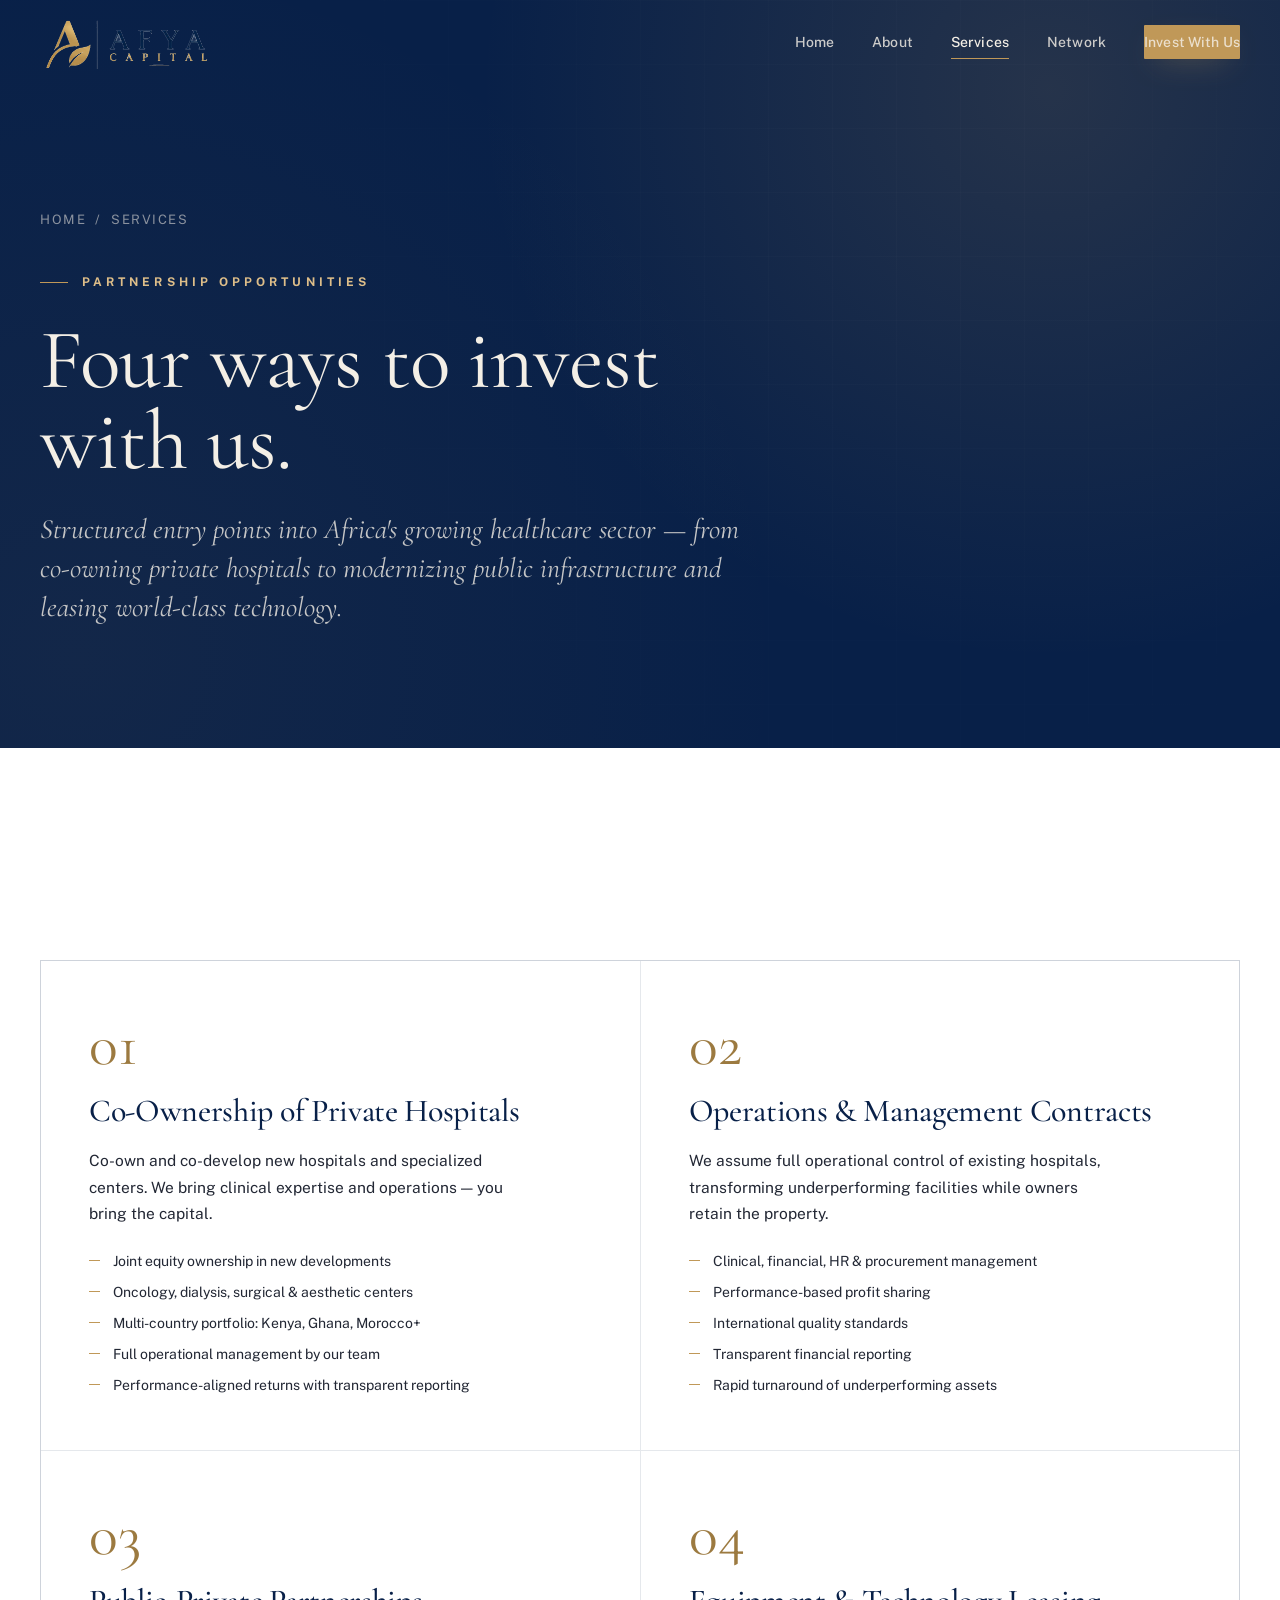
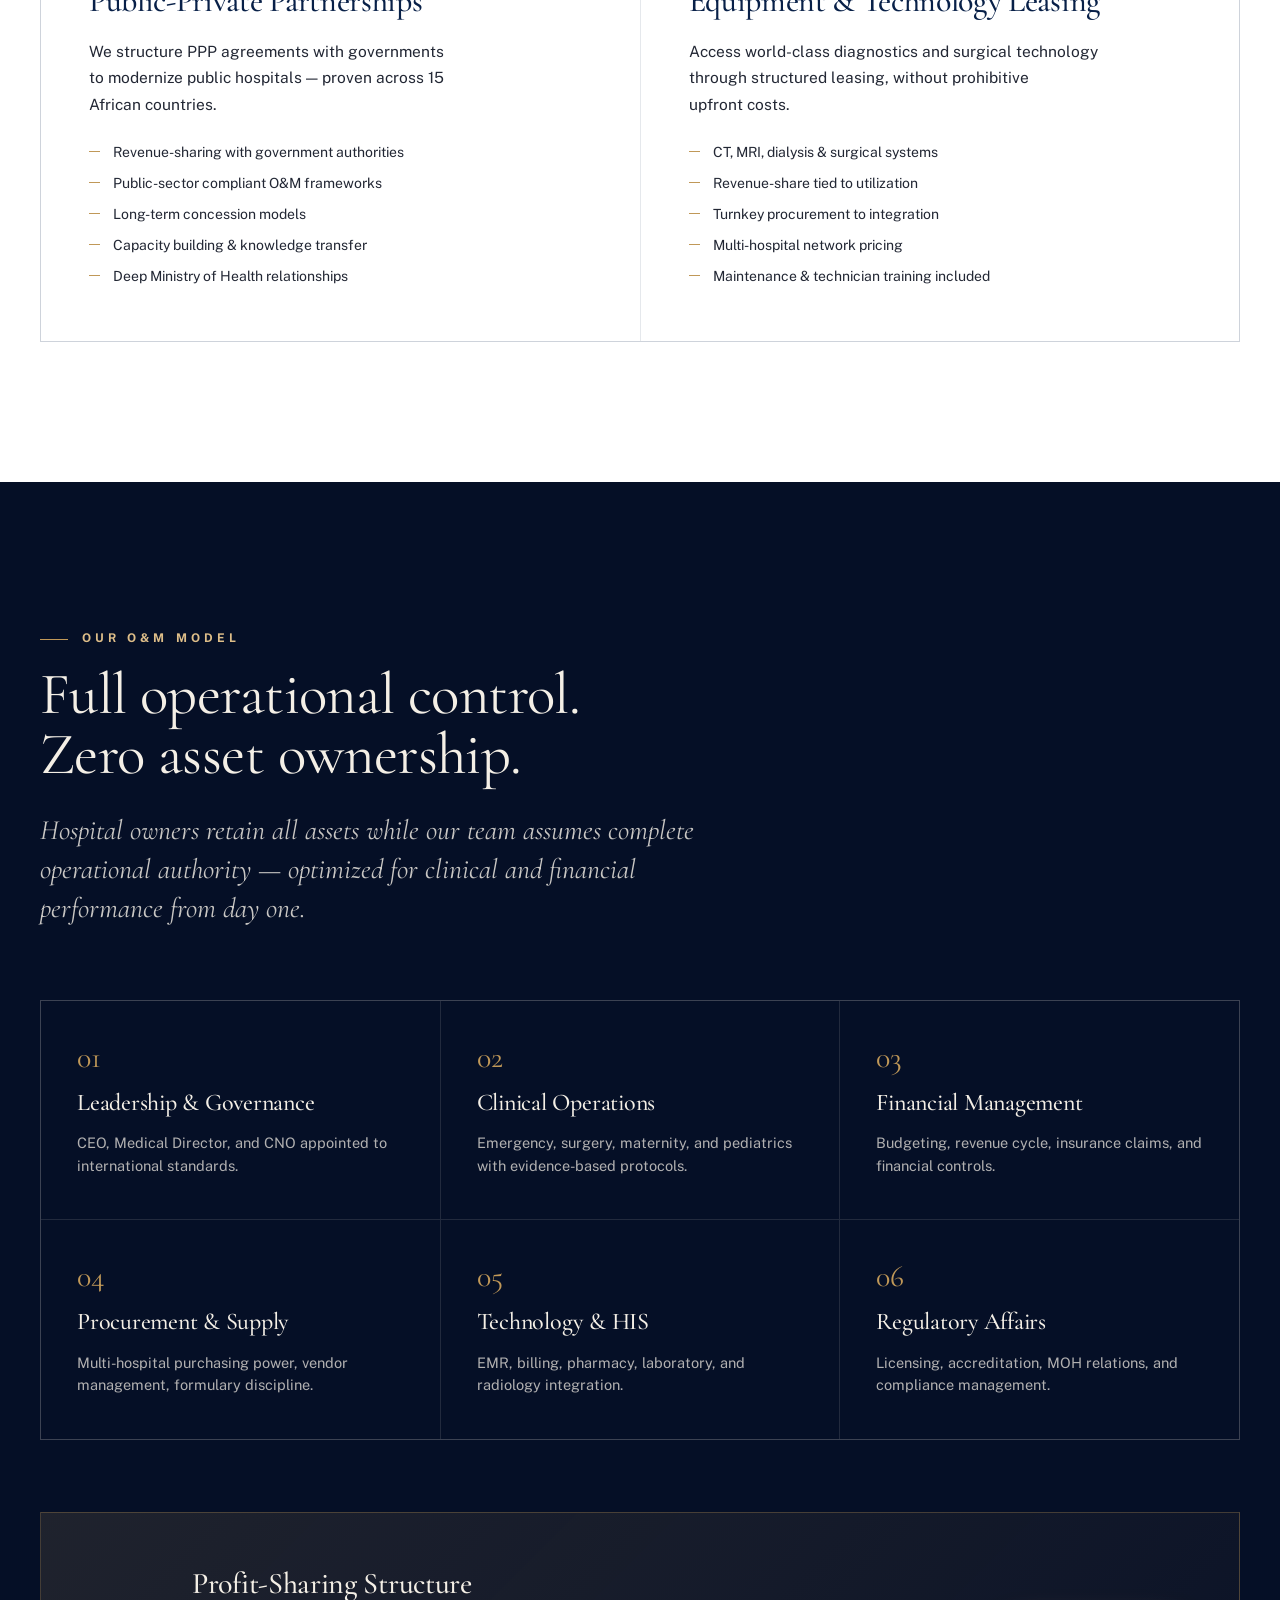
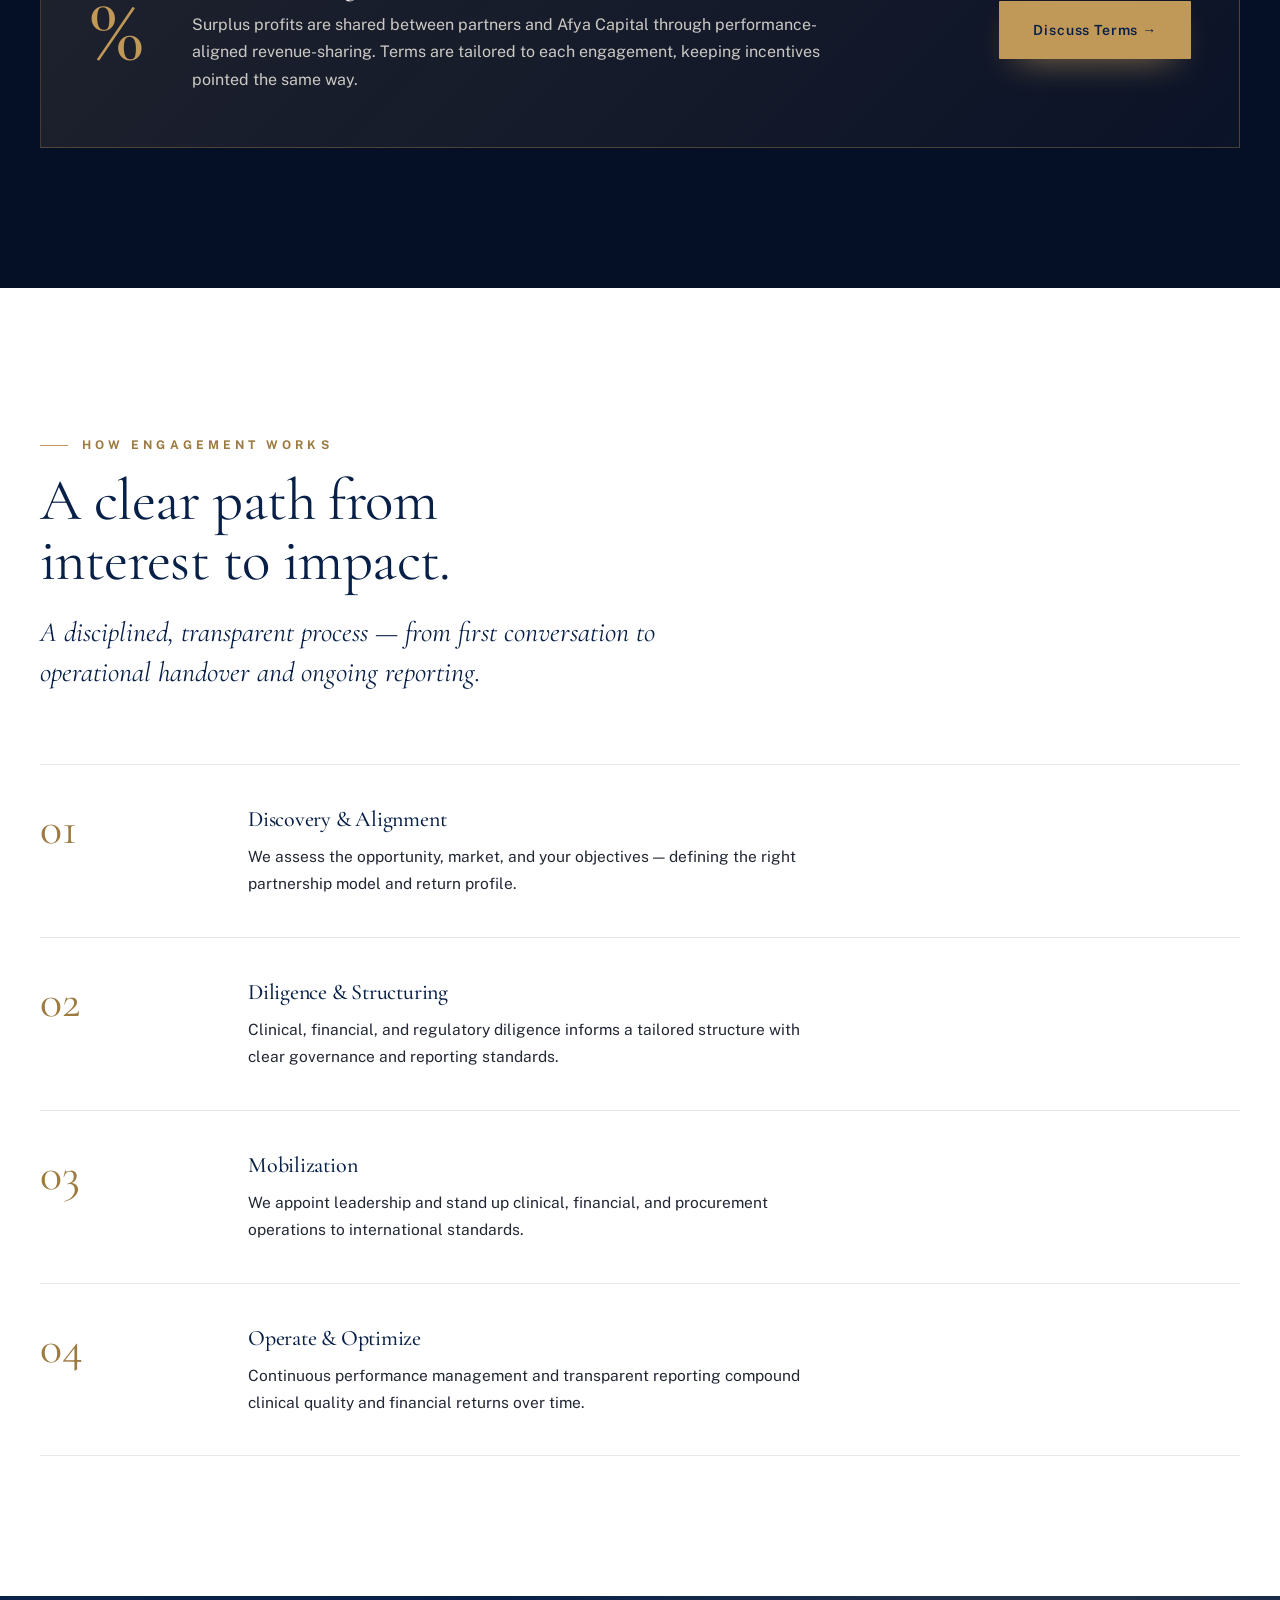
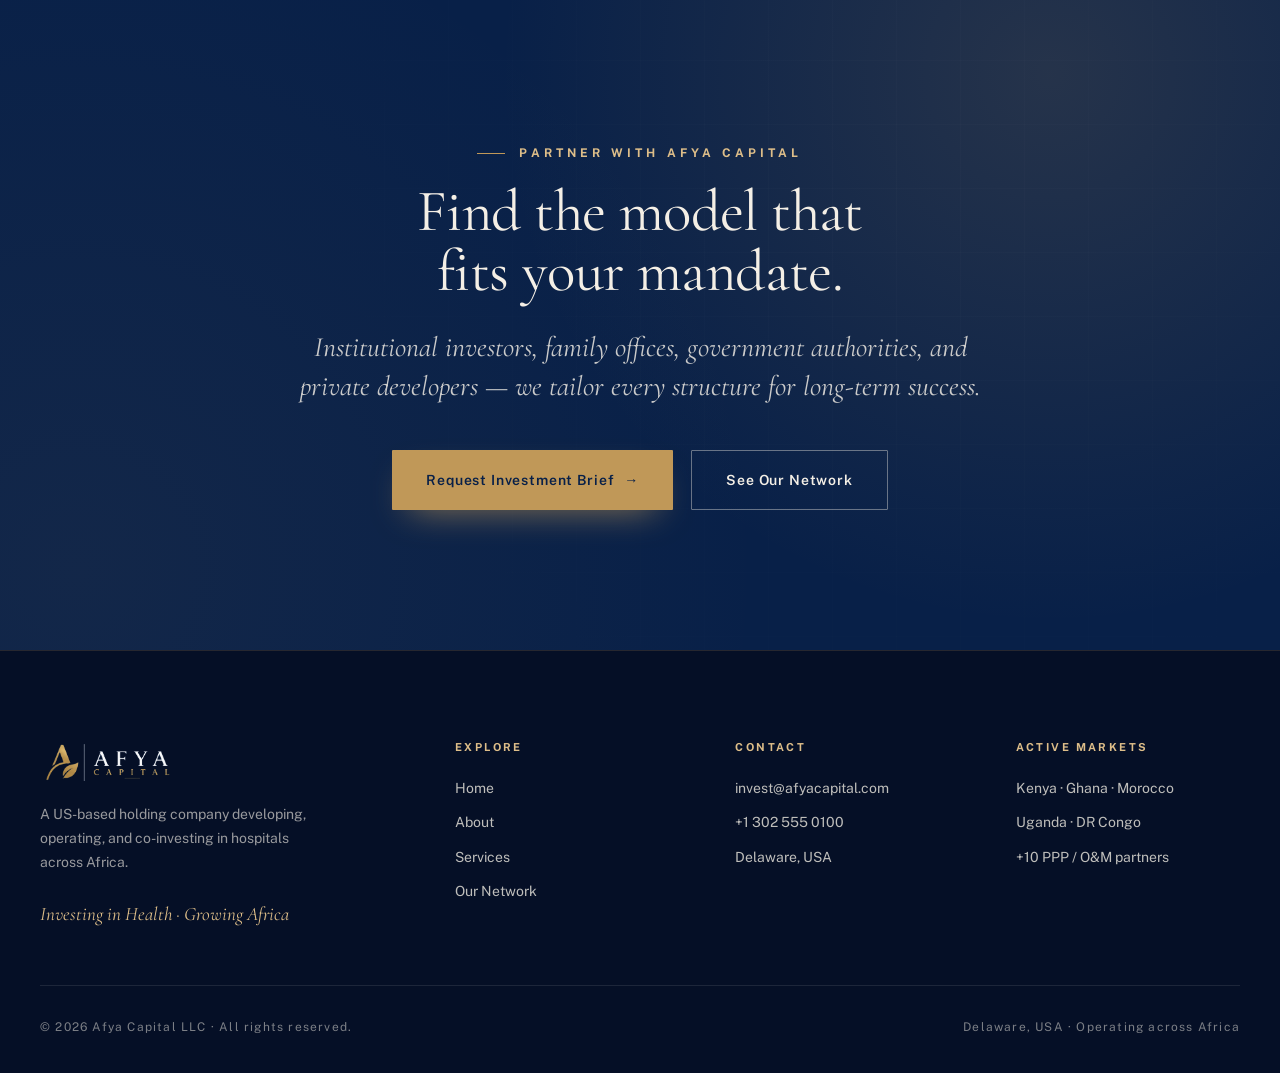
<file: services.html>
<!doctype html>
<html lang="en">
<head>
<meta charset="utf-8"/>
<meta name="viewport" content="width=device-width, initial-scale=1"/>
<title>Services — Afya Capital</title>
<meta name="description" content="Four structured ways to invest in African healthcare with Afya Capital: co-ownership, O&M contracts, public-private partnerships, and equipment leasing."/>
<link rel="icon" href="images/symbol-on-transparent.png"/>
<link rel="preconnect" href="https://fonts.googleapis.com"/>
<link rel="preconnect" href="https://fonts.gstatic.com" crossorigin/>
<link href="https://fonts.googleapis.com/css2?family=Cormorant+Garamond:ital,wght@0,300;0,400;0,500;0,600;0,700;1,400;1,500&family=Public+Sans:ital,wght@0,300;0,400;0,500;0,600;0,700&display=swap" rel="stylesheet"/>
<link rel="stylesheet" href="css/styles.css"/>
</head>
<body>

<!-- NAV -->
<header class="nav">
  <div class="inner">
    <a href="index.html" class="brand" aria-label="Afya Capital home">
      <img class="light-logo" src="images/logo-light-no-tagline.png" alt="Afya Capital"/>
      <img class="dark-logo" src="images/logo-dark-no-tagline.png" alt="Afya Capital"/>
    </a>
    <nav class="links">
      <a href="index.html" data-page="index.html">Home</a>
      <a href="about.html" data-page="about.html">About</a>
      <a href="services.html" data-page="services.html">Services</a>
      <a href="index.html#markets">Network</a>
      <a href="contact.html" data-page="contact.html" class="cta">Invest With Us</a>
    </nav>
    <button class="nav-toggle" aria-label="Menu"><span></span><span></span><span></span></button>
  </div>
</header>

<!-- SUBHERO -->
<section class="darkband subhero" data-dark>
  <div class="grid-overlay"></div>
  <div class="container">
    <div class="crumbs reveal"><a href="index.html">Home</a> &nbsp;/&nbsp; Services</div>
    <div class="eyebrow reveal">Partnership Opportunities</div>
    <h1 class="reveal d1">Four ways to invest<br/>with us.</h1>
    <p class="lede reveal d2">Structured entry points into Africa's growing healthcare sector — from co-owning private hospitals to modernizing public infrastructure and leasing world-class technology.</p>
  </div>
</section>

<!-- MODELS -->
<section class="section partnerships">
  <div class="container">
    <div class="models">
      <div class="model reveal">
        <div class="num">01</div>
        <h3>Co-Ownership of Private Hospitals</h3>
        <p>Co-own and co-develop new hospitals and specialized centers. We bring clinical expertise and operations — you bring the capital.</p>
        <ul>
          <li>Joint equity ownership in new developments</li>
          <li>Oncology, dialysis, surgical &amp; aesthetic centers</li>
          <li>Multi-country portfolio: Kenya, Ghana, Morocco+</li>
          <li>Full operational management by our team</li>
          <li>Performance-aligned returns with transparent reporting</li>
        </ul>
      </div>
      <div class="model reveal d1">
        <div class="num">02</div>
        <h3>Operations &amp; Management Contracts</h3>
        <p>We assume full operational control of existing hospitals, transforming underperforming facilities while owners retain the property.</p>
        <ul>
          <li>Clinical, financial, HR &amp; procurement management</li>
          <li>Performance-based profit sharing</li>
          <li>International quality standards</li>
          <li>Transparent financial reporting</li>
          <li>Rapid turnaround of underperforming assets</li>
        </ul>
      </div>
      <div class="model reveal">
        <div class="num">03</div>
        <h3>Public-Private Partnerships</h3>
        <p>We structure PPP agreements with governments to modernize public hospitals — proven across 15 African countries.</p>
        <ul>
          <li>Revenue-sharing with government authorities</li>
          <li>Public-sector compliant O&amp;M frameworks</li>
          <li>Long-term concession models</li>
          <li>Capacity building &amp; knowledge transfer</li>
          <li>Deep Ministry of Health relationships</li>
        </ul>
      </div>
      <div class="model reveal d1">
        <div class="num">04</div>
        <h3>Equipment &amp; Technology Leasing</h3>
        <p>Access world-class diagnostics and surgical technology through structured leasing, without prohibitive upfront costs.</p>
        <ul>
          <li>CT, MRI, dialysis &amp; surgical systems</li>
          <li>Revenue-share tied to utilization</li>
          <li>Turnkey procurement to integration</li>
          <li>Multi-hospital network pricing</li>
          <li>Maintenance &amp; technician training included</li>
        </ul>
      </div>
    </div>
  </div>
</section>

<!-- O&M MODEL DEEP DIVE -->
<section class="section om" data-dark>
  <div class="container">
    <div class="sec-head reveal">
      <div class="eyebrow">Our O&amp;M Model</div>
      <h2>Full operational control.<br/>Zero asset ownership.</h2>
      <p class="lede">Hospital owners retain all assets while our team assumes complete operational authority — optimized for clinical and financial performance from day one.</p>
    </div>
    <div class="omgrid">
      <div class="cell reveal"><div class="n">01</div><h4>Leadership &amp; Governance</h4><p>CEO, Medical Director, and CNO appointed to international standards.</p></div>
      <div class="cell reveal d1"><div class="n">02</div><h4>Clinical Operations</h4><p>Emergency, surgery, maternity, and pediatrics with evidence-based protocols.</p></div>
      <div class="cell reveal d2"><div class="n">03</div><h4>Financial Management</h4><p>Budgeting, revenue cycle, insurance claims, and financial controls.</p></div>
      <div class="cell reveal"><div class="n">04</div><h4>Procurement &amp; Supply</h4><p>Multi-hospital purchasing power, vendor management, formulary discipline.</p></div>
      <div class="cell reveal d1"><div class="n">05</div><h4>Technology &amp; HIS</h4><p>EMR, billing, pharmacy, laboratory, and radiology integration.</p></div>
      <div class="cell reveal d2"><div class="n">06</div><h4>Regulatory Affairs</h4><p>Licensing, accreditation, MOH relations, and compliance management.</p></div>
    </div>
    <div class="share reveal">
      <div class="big">%</div>
      <div>
        <h3>Profit-Sharing Structure</h3>
        <p>Surplus profits are shared between partners and Afya Capital through performance-aligned revenue-sharing. Terms are tailored to each engagement, keeping incentives pointed the same way.</p>
      </div>
      <a href="contact.html" class="btn-primary">Discuss Terms →</a>
    </div>
  </div>
</section>

<!-- PROCESS -->
<section class="section partnerships">
  <div class="container">
    <div class="sec-head reveal">
      <div class="eyebrow">How Engagement Works</div>
      <h2>A clear path from interest to impact.</h2>
      <p class="lede">A disciplined, transparent process — from first conversation to operational handover and ongoing reporting.</p>
    </div>
    <div class="timeline">
      <div class="tl-item reveal">
        <div class="tl-year">01</div>
        <div class="tl-body"><h4>Discovery &amp; Alignment</h4><p>We assess the opportunity, market, and your objectives — defining the right partnership model and return profile.</p></div>
      </div>
      <div class="tl-item reveal d1">
        <div class="tl-year">02</div>
        <div class="tl-body"><h4>Diligence &amp; Structuring</h4><p>Clinical, financial, and regulatory diligence informs a tailored structure with clear governance and reporting standards.</p></div>
      </div>
      <div class="tl-item reveal d2">
        <div class="tl-year">03</div>
        <div class="tl-body"><h4>Mobilization</h4><p>We appoint leadership and stand up clinical, financial, and procurement operations to international standards.</p></div>
      </div>
      <div class="tl-item reveal d3">
        <div class="tl-year">04</div>
        <div class="tl-body"><h4>Operate &amp; Optimize</h4><p>Continuous performance management and transparent reporting compound clinical quality and financial returns over time.</p></div>
      </div>
    </div>
  </div>
</section>

<!-- CTA -->
<section class="section darkband cta-section" data-dark>
  <div class="grid-overlay"></div>
  <div class="container">
    <div class="eyebrow reveal">Partner With Afya Capital</div>
    <h2 class="reveal d1">Find the model that fits your mandate.</h2>
    <p class="lede reveal d2">Institutional investors, family offices, government authorities, and private developers — we tailor every structure for long-term success.</p>
    <div class="actions reveal d3">
      <a href="contact.html" class="btn-primary">Request Investment Brief <span class="arw">→</span></a>
      <a href="index.html#markets" class="btn-secondary">See Our Network</a>
    </div>
  </div>
</section>

<!-- FOOTER -->
<footer class="site">
  <div class="container">
    <div class="top">
      <div class="col brand-col">
        <img src="images/logo-dark-no-tagline.png" alt="Afya Capital"/>
        <p>A US-based holding company developing, operating, and co-investing in hospitals across Africa.</p>
        <div class="fmark">Investing in Health · Growing Africa</div>
      </div>
      <div class="col">
        <h5>Explore</h5>
        <ul>
          <li><a href="index.html">Home</a></li>
          <li><a href="about.html">About</a></li>
          <li><a href="services.html">Services</a></li>
          <li><a href="index.html#markets">Our Network</a></li>
        </ul>
      </div>
      <div class="col">
        <h5>Contact</h5>
        <ul>
          <li><a href="mailto:invest@afyacapital.com">invest@afyacapital.com</a></li>
          <li><a href="tel:+13025550100">+1 302 555 0100</a></li>
          <li>Delaware, USA</li>
        </ul>
      </div>
      <div class="col">
        <h5>Active Markets</h5>
        <ul>
          <li>Kenya · Ghana · Morocco</li>
          <li>Uganda · DR Congo</li>
          <li>+10 PPP / O&amp;M partners</li>
        </ul>
      </div>
    </div>
    <div class="bottom">
      <span>© 2026 Afya Capital LLC · All rights reserved.</span>
      <span>Delaware, USA · Operating across Africa</span>
    </div>
  </div>
</footer>

<script src="js/main.js"></script>
</body>
</html>
</file>
<file: css/styles.css>
/* ============================================================
   AFYA CAPITAL — Premium Identity System v2.0 (June 2026)
   Cormorant Garamond · Public Sans  |  Navy · Gold · Bone
   ============================================================ */

:root{
  --navy:#082048;
  --navy-deep:#050F26;
  --navy-tint:#13294F;
  --navy-line:#1C3563;
  --gold:#C09858;
  --gold-deep:#9C7A40;
  --gold-tint:#DEBE89;
  --gold-glow:rgba(192,152,88,0.16);
  --bone:#F4EFE6;
  --bone-deep:#E8DFCE;
  --bone-warm:#EFE8DA;
  --stone:#8C8479;
  --charcoal:#1A1F2E;
  --ink:#222734;
  --paper:#FFFFFF;
  --rule:rgba(8,32,72,0.10);
  --rule-strong:rgba(8,32,72,0.20);
  --serif:"Cormorant Garamond","EB Garamond",Georgia,serif;
  --sans:"Public Sans",-apple-system,"Helvetica Neue",Arial,sans-serif;
  --ease:cubic-bezier(.22,.61,.36,1);
  --ease-out:cubic-bezier(.16,1,.3,1);
  --maxw:1320px;
}

*{box-sizing:border-box;margin:0;padding:0;}
html{scroll-behavior:smooth;-webkit-text-size-adjust:100%;}
body{
  font-family:var(--sans);color:var(--ink);background:var(--paper);
  -webkit-font-smoothing:antialiased;font-size:16px;line-height:1.6;
  overflow-x:hidden;
}
img{max-width:100%;display:block;}
a{color:inherit;text-decoration:none;}
::selection{background:var(--gold);color:var(--navy);}

/* scrollbar */
body::-webkit-scrollbar{width:11px;}
body::-webkit-scrollbar-track{background:var(--navy-deep);}
body::-webkit-scrollbar-thumb{background:var(--gold-deep);border:3px solid var(--navy-deep);border-radius:8px;}

/* ----- Layout ----- */
.container{max-width:var(--maxw);margin:0 auto;padding:0 40px;}
.section{padding:140px 0;position:relative;}
.section.tight{padding:96px 0;}

/* ----- Type ----- */
h1,h2,h3,h4,h5{font-family:var(--serif);font-weight:400;letter-spacing:-0.01em;color:var(--navy);text-wrap:balance;}
h1{font-size:clamp(52px,6.6vw,104px);line-height:0.96;}
h2{font-size:clamp(38px,4.6vw,68px);line-height:1.02;}
h3{font-size:clamp(24px,2.6vw,34px);line-height:1.14;font-weight:500;}
h4{font-size:20px;font-family:var(--sans);font-weight:600;color:var(--navy);line-height:1.3;letter-spacing:-0.01em;}
p{font-size:17px;line-height:1.72;color:var(--ink);max-width:68ch;text-wrap:pretty;}
.serif{font-family:var(--serif);}
.lede{font-family:var(--serif);font-style:italic;font-size:clamp(22px,2.4vw,28px);line-height:1.4;color:var(--navy);max-width:60ch;font-weight:400;}
.eyebrow{
  font-family:var(--sans);font-size:12px;letter-spacing:0.34em;text-transform:uppercase;
  color:var(--gold-deep);font-weight:700;display:inline-flex;align-items:center;gap:14px;
}
.eyebrow::before{content:"";width:28px;height:1px;background:var(--gold);display:inline-block;}
.eyebrow.center{justify-content:center;}
.eyebrow.light{color:var(--gold-tint);}
em.gold{color:var(--gold);font-style:normal;font-weight:400;}
.rule-gold{height:3px;width:60px;background:var(--gold);}

/* reveal */
.reveal{opacity:0;transform:translateY(34px);transition:opacity 1s var(--ease-out),transform 1s var(--ease-out);}
.reveal.in{opacity:1;transform:none;}
.reveal.d1{transition-delay:.08s;}
.reveal.d2{transition-delay:.16s;}
.reveal.d3{transition-delay:.24s;}
.reveal.d4{transition-delay:.32s;}
@media (prefers-reduced-motion:reduce){
  .reveal{opacity:1;transform:none;transition:none;}
}

/* ============== NAV ============== */
header.nav{
  position:fixed;top:0;left:0;right:0;z-index:200;
  transition:transform .45s var(--ease),background .4s var(--ease),box-shadow .4s var(--ease),border-color .4s;
  border-bottom:1px solid transparent;
}
header.nav .inner{
  max-width:var(--maxw);margin:0 auto;padding:15px 40px;
  display:flex;justify-content:space-between;align-items:center;gap:32px;
  transition:padding .4s var(--ease);
}
header.nav.scrolled{
  background:rgba(255,255,255,0.86);backdrop-filter:saturate(180%) blur(18px);
  border-bottom-color:var(--rule);box-shadow:0 12px 40px -28px rgba(8,32,72,0.4);
}
header.nav.scrolled .inner{padding:14px 40px;}
header.nav.hide{transform:translateY(-100%);}
header.nav .brand{display:flex;align-items:center;gap:14px;}
header.nav .brand img{height:54px;width:auto;transition:height .4s var(--ease);}
header.nav.scrolled .brand img{height:44px;}
header.nav .brand .light-logo{display:none;}
header.nav .brand .dark-logo{display:block;}
/* on dark hero (top, not scrolled) use light logo + light links */
header.nav.on-dark:not(.scrolled) .brand .light-logo{display:block;}
header.nav.on-dark:not(.scrolled) .brand .dark-logo{display:none;}
header.nav nav.links{display:flex;gap:38px;align-items:center;}
header.nav nav.links a{
  font-size:14px;color:var(--charcoal);font-weight:500;letter-spacing:0.01em;
  padding:6px 0;position:relative;transition:color .25s;
}
header.nav.on-dark:not(.scrolled) nav.links a{color:rgba(244,239,230,0.82);}
header.nav nav.links a:not(.cta)::after{
  content:"";position:absolute;left:0;bottom:0;height:1px;width:0;background:var(--gold);transition:width .3s var(--ease);
}
header.nav nav.links a:not(.cta):hover::after,
header.nav nav.links a.active:not(.cta)::after{width:100%;}
header.nav nav.links a:hover,header.nav nav.links a.active{color:var(--navy);}
header.nav.on-dark:not(.scrolled) nav.links a:hover,
header.nav.on-dark:not(.scrolled) nav.links a.active{color:var(--bone);}
header.nav .cta{
  background:var(--gold);color:var(--navy);padding:13px 24px;border-radius:1px;white-space:nowrap;
  font-size:13px;letter-spacing:0.04em;font-weight:700;
  transition:background .25s,transform .25s,box-shadow .25s;
  box-shadow:0 10px 30px -14px rgba(192,152,88,0.9);
}
header.nav .cta:hover{background:var(--gold-tint);transform:translateY(-2px);box-shadow:0 16px 34px -14px rgba(192,152,88,1);}
header.nav .cta::after{display:none;}
.nav-toggle{display:none;background:none;border:none;cursor:pointer;flex-direction:column;gap:5px;padding:6px;}
.nav-toggle span{width:26px;height:2px;background:var(--navy);transition:.3s;}
header.nav.on-dark:not(.scrolled) .nav-toggle span{background:var(--bone);}

/* ============== BUTTONS ============== */
.btn-primary,.btn-secondary,.btn-ghost{
  display:inline-flex;align-items:center;gap:10px;font-family:var(--sans);
  font-size:14px;letter-spacing:0.06em;font-weight:600;cursor:pointer;
  padding:18px 34px;border-radius:1px;transition:all .3s var(--ease);position:relative;
}
.btn-primary{background:var(--gold);color:var(--navy);box-shadow:0 14px 36px -18px rgba(192,152,88,0.95);}
.btn-primary:hover{background:var(--gold-tint);transform:translateY(-3px);box-shadow:0 22px 44px -18px rgba(192,152,88,1);}
.btn-secondary{background:transparent;color:var(--bone);border:1px solid rgba(244,239,230,0.4);}
.btn-secondary:hover{border-color:var(--gold);color:var(--gold-tint);transform:translateY(-3px);}
.btn-ghost{background:transparent;color:var(--navy);border:1px solid var(--rule-strong);}
.btn-ghost:hover{border-color:var(--gold);color:var(--gold-deep);transform:translateY(-3px);}
.btn-primary .arw,.btn-ghost .arw{transition:transform .3s var(--ease);}
.btn-primary:hover .arw,.btn-ghost:hover .arw{transform:translateX(5px);}

/* ============== HERO (shared dark band) ============== */
.darkband{background:var(--navy);color:var(--bone);position:relative;overflow:hidden;}
.darkband::before{
  content:"";position:absolute;inset:0;pointer-events:none;
  background:radial-gradient(circle at 82% 12%,var(--gold-glow),transparent 46%),
             radial-gradient(circle at 6% 88%,rgba(192,152,88,0.06),transparent 52%);
}
.darkband .container{position:relative;z-index:2;}
.grid-overlay{
  position:absolute;inset:0;pointer-events:none;opacity:.5;z-index:1;
  background-image:linear-gradient(rgba(244,239,230,0.035) 1px,transparent 1px),
                   linear-gradient(90deg,rgba(244,239,230,0.035) 1px,transparent 1px);
  background-size:64px 64px;
  -webkit-mask-image:radial-gradient(circle at 70% 30%,#000,transparent 75%);
          mask-image:radial-gradient(circle at 70% 30%,#000,transparent 75%);
}

.hero{padding-top:230px;padding-bottom:0;}
.hero .eyebrow{color:var(--gold-tint);margin-bottom:34px;}
.hero h1{color:var(--bone);margin-bottom:36px;max-width:16ch;}
.hero h1 .gold{color:var(--gold);}
.hero .lede{color:rgba(244,239,230,0.82);font-size:clamp(20px,2.2vw,27px);margin-bottom:48px;max-width:54ch;}
.hero .ctas{display:flex;gap:18px;flex-wrap:wrap;margin-bottom:96px;}
.hero-stats{
  display:grid;grid-template-columns:repeat(4,1fr);
  border-top:1px solid rgba(244,239,230,0.16);
}
.hero-stats .stat{padding:40px 0 56px;border-right:1px solid rgba(244,239,230,0.10);padding-right:24px;}
.hero-stats .stat:last-child{border-right:none;}
.hero-stats .num{font-family:var(--serif);font-weight:300;font-size:clamp(58px,5.4vw,82px);line-height:1;color:var(--bone);}
.hero-stats .num em{color:var(--gold);font-style:normal;font-weight:400;}
.hero-stats .lbl{font-size:12px;letter-spacing:0.18em;text-transform:uppercase;color:rgba(244,239,230,0.6);font-weight:600;margin-top:16px;}

/* small subhero for inner pages */
.subhero{padding:210px 0 120px;}
.subhero .eyebrow{color:var(--gold-tint);margin-bottom:28px;}
.subhero h1{color:var(--bone);max-width:18ch;margin-bottom:28px;}
.subhero .lede{color:rgba(244,239,230,0.8);}
.subhero .crumbs{font-size:13px;letter-spacing:0.12em;color:rgba(244,239,230,0.55);margin-bottom:34px;text-transform:uppercase;}
.subhero .crumbs a:hover{color:var(--gold-tint);}

/* ============== ABOUT / split ============== */
.about{background:var(--paper);}
.about .grid{display:grid;grid-template-columns:1fr 1.15fr;gap:100px;align-items:start;}
.about .lead h2{margin:18px 0 28px;}
.about .lead p{color:var(--ink);}
.about .lead p+p{margin-top:16px;}
.values{display:flex;flex-direction:column;gap:22px;}
.values .v{
  padding:30px 32px;border:1px solid var(--rule);background:var(--bone);position:relative;
  transition:transform .4s var(--ease),box-shadow .4s var(--ease),border-color .4s;
  border-left:2px solid var(--gold);overflow:hidden;
}
.values .v::before{content:"";position:absolute;left:0;top:0;bottom:0;width:2px;background:var(--gold);}
.values .v:hover{transform:translateX(8px);box-shadow:0 24px 50px -34px rgba(8,32,72,0.5);}
.values .v h4{font-family:var(--serif);font-size:27px;font-weight:500;color:var(--navy);margin-bottom:8px;}
.values .v p{font-size:15.5px;color:var(--ink);margin:0;max-width:46ch;}

/* ============== SECTION HEADS ============== */
.sec-head{max-width:760px;}
.sec-head.center{margin:0 auto;text-align:center;}
.sec-head h2{margin:16px 0 22px;}

/* ============== MARKETS (interactive) ============== */
.markets{background:var(--bone);overflow:hidden;}
.markets .mk-wrap{display:grid;grid-template-columns:0.85fr 1.15fr;gap:64px;margin-top:72px;align-items:stretch;}
.mk-list{display:flex;flex-direction:column;border-top:1px solid var(--rule-strong);}
.mk-item{
  display:flex;align-items:center;gap:20px;padding:26px 8px;cursor:pointer;
  border-bottom:1px solid var(--rule-strong);transition:padding .4s var(--ease),background .35s;position:relative;
}
.mk-item .mk-flag{font-size:26px;line-height:1;filter:saturate(1.1);}
.mk-item .mk-name{font-family:var(--serif);font-size:30px;font-weight:500;color:var(--navy);transition:color .3s;flex:1;}
.mk-item .mk-region{font-size:11px;letter-spacing:0.18em;text-transform:uppercase;color:var(--stone);font-weight:600;}
.mk-item .mk-idx{font-family:var(--serif);font-size:16px;color:var(--gold-deep);width:30px;}
.mk-item::after{content:"";position:absolute;left:0;bottom:-1px;height:2px;width:0;background:var(--gold);transition:width .45s var(--ease);}
.mk-item:hover{padding-left:18px;}
.mk-item.active{padding-left:18px;}
.mk-item.active::after{width:100%;}
.mk-item.active .mk-name{color:var(--gold-deep);}
.mk-panel{position:relative;min-height:520px;background:var(--navy);overflow:hidden;}
.mk-slide{position:absolute;inset:0;opacity:0;visibility:hidden;transition:opacity .7s var(--ease),transform .7s var(--ease);transform:scale(1.04);display:flex;flex-direction:column;justify-content:flex-end;}
.mk-slide.active{opacity:1;visibility:visible;transform:none;}
.mk-slide .mk-img{position:absolute;inset:0;background:center/cover;}
.mk-slide .mk-img::after{content:"";position:absolute;inset:0;background:linear-gradient(180deg,rgba(8,32,72,0.25) 0%,rgba(8,32,72,0.55) 45%,rgba(5,15,38,0.94) 100%);}
.mk-slide .mk-body{position:relative;padding:48px 48px 44px;z-index:2;}
.mk-slide .mk-tag{font-size:11px;letter-spacing:0.2em;text-transform:uppercase;color:var(--gold-tint);font-weight:700;margin-bottom:14px;}
.mk-slide h3{color:var(--bone);font-size:clamp(36px,3.4vw,48px);margin-bottom:14px;}
.mk-slide p{color:rgba(244,239,230,0.84);font-size:16px;max-width:50ch;margin-bottom:22px;}
.mk-slide .mk-chips{display:flex;flex-wrap:wrap;gap:8px;}
.mk-slide .mk-chips span{
  font-size:11px;letter-spacing:0.1em;text-transform:uppercase;color:var(--bone);font-weight:600;
  padding:7px 13px;border:1px solid rgba(244,239,230,0.28);background:rgba(244,239,230,0.05);
}
.markets .mk-foot{margin-top:32px;padding:30px 36px;background:var(--navy);color:var(--bone);display:flex;align-items:center;justify-content:space-between;gap:24px;flex-wrap:wrap;}
.markets .mk-foot .l{font-family:var(--serif);font-size:26px;color:var(--bone);}
.markets .mk-foot .l em{color:var(--gold);font-style:normal;}
.markets .mk-foot p{color:rgba(244,239,230,0.75);font-size:14.5px;max-width:46ch;margin:0;}

/* ============== MODELS (partnerships) ============== */
.partnerships{background:var(--paper);}
.models{display:grid;grid-template-columns:repeat(2,1fr);gap:1px;margin-top:72px;background:var(--rule);border:1px solid var(--rule);}
.model{
  background:var(--paper);padding:54px 48px;position:relative;
  display:flex;flex-direction:column;gap:18px;transition:background .4s var(--ease);overflow:hidden;
}
.model::before{content:"";position:absolute;left:0;top:0;height:3px;width:0;background:var(--gold);transition:width .5s var(--ease);}
.model:hover{background:var(--bone);}
.model:hover::before{width:100%;}
.model .num{font-family:var(--serif);font-size:60px;color:var(--gold-deep);line-height:1;font-weight:400;transition:color .3s;}
.model:hover .num{color:var(--gold);}
.model h3{font-size:32px;font-weight:500;color:var(--navy);}
.model>p{font-size:15.5px;color:var(--ink);max-width:48ch;}
.model ul{list-style:none;display:flex;flex-direction:column;gap:10px;margin-top:6px;}
.model ul li{font-size:14px;color:var(--ink);padding-left:24px;position:relative;line-height:1.5;}
.model ul li::before{content:"";position:absolute;left:0;top:9px;width:11px;height:1px;background:var(--gold);}

/* ============== O&M ============== */
.om{background:var(--navy-deep);color:var(--bone);}
.om .eyebrow{color:var(--gold-tint);}
.om h2{color:var(--bone);margin:16px 0 26px;}
.om .lede{color:rgba(244,239,230,0.82);}
.om .omgrid{display:grid;grid-template-columns:repeat(3,1fr);gap:1px;margin-top:72px;background:rgba(244,239,230,0.12);border:1px solid rgba(244,239,230,0.12);}
.om .cell{padding:42px 36px;background:var(--navy-deep);display:flex;flex-direction:column;gap:14px;transition:background .4s var(--ease);}
.om .cell:hover{background:var(--navy);}
.om .cell .n{font-family:var(--serif);font-size:30px;color:var(--gold);line-height:1;}
.om .cell h4{color:var(--bone);font-family:var(--serif);font-size:24px;font-weight:500;}
.om .cell p{color:rgba(244,239,230,0.72);font-size:14.5px;line-height:1.55;margin:0;}
.om .share{
  margin-top:72px;padding:54px 48px;
  background:linear-gradient(135deg,rgba(192,152,88,0.14),rgba(192,152,88,0.03));
  border:1px solid rgba(192,152,88,0.3);
  display:grid;grid-template-columns:auto 1fr auto;gap:48px;align-items:center;
}
.om .share .big{font-family:var(--serif);font-size:96px;line-height:0.9;color:var(--gold);}
.om .share h3{color:var(--bone);font-size:30px;margin-bottom:10px;}
.om .share p{color:rgba(244,239,230,0.82);font-size:16px;margin:0;}

/* ============== STATS BAND ============== */
.statsband{background:var(--bone);}
.statsband .row{display:grid;grid-template-columns:repeat(4,1fr);gap:1px;background:var(--rule);border:1px solid var(--rule);}
.statsband .stat{background:var(--bone);padding:48px 40px;}
.statsband .num{font-family:var(--serif);font-weight:400;font-size:clamp(56px,4.6vw,76px);line-height:1;color:var(--navy);}
.statsband .num em{color:var(--gold);font-style:normal;}
.statsband .lbl{font-size:12px;letter-spacing:0.18em;text-transform:uppercase;color:var(--gold-deep);font-weight:700;margin-top:14px;}

/* ============== EXPERTISE ============== */
.expertise{background:var(--paper);}
.areas{display:grid;grid-template-columns:repeat(3,1fr);gap:1px;margin-top:72px;background:var(--rule);border:1px solid var(--rule);}
.area{background:var(--paper);padding:48px 40px;display:flex;flex-direction:column;gap:18px;transition:background .4s var(--ease),transform .4s var(--ease);}
.area:hover{background:var(--bone);}
.area .icon{width:44px;height:44px;color:var(--gold);}
.area .icon svg{width:100%;height:100%;}
.area h4{font-family:var(--serif);font-size:25px;font-weight:500;color:var(--navy);}
.area p{font-size:14.5px;line-height:1.6;color:var(--ink);margin:0;}

/* ============== FEATURE IMAGE STRIP ============== */
.featrow{display:grid;grid-template-columns:1.1fr 0.9fr;gap:0;align-items:stretch;}
.featrow .ph{background:center/cover;min-height:560px;position:relative;}
.featrow .ph::after{content:"";position:absolute;inset:0;background:linear-gradient(120deg,rgba(8,32,72,0.34),transparent 60%);mix-blend-mode:multiply;}
.featrow .tx{background:var(--navy);color:var(--bone);padding:88px 80px;display:flex;flex-direction:column;justify-content:center;min-width:0;}
.featrow .tx .eyebrow{color:var(--gold-tint);margin-bottom:22px;}
.featrow .tx h2{color:var(--bone);margin-bottom:24px;}
.featrow .tx p{color:rgba(244,239,230,0.82);margin-bottom:14px;}

/* ============== TIMELINE ============== */
.timeline{position:relative;margin-top:72px;display:flex;flex-direction:column;gap:0;}
.tl-item{display:grid;grid-template-columns:160px 1fr;gap:48px;padding:40px 0;border-top:1px solid var(--rule);position:relative;}
.tl-item:last-child{border-bottom:1px solid var(--rule);}
.tl-year{font-family:var(--serif);font-size:46px;color:var(--gold-deep);line-height:1;}
.tl-body h4{font-size:22px;margin-bottom:10px;font-family:var(--serif);font-weight:500;color:var(--navy);}
.tl-body p{font-size:15.5px;color:var(--ink);max-width:62ch;}

/* ============== LEADERSHIP / PILLARS ============== */
.pillars{display:grid;grid-template-columns:repeat(3,1fr);gap:24px;margin-top:64px;}
.pillar{padding:44px 36px;background:var(--bone);border:1px solid var(--rule);border-top:2px solid var(--gold);transition:transform .4s var(--ease),box-shadow .4s var(--ease);}
.pillar:hover{transform:translateY(-6px);box-shadow:0 30px 60px -40px rgba(8,32,72,0.55);}
.pillar .pn{font-family:var(--serif);font-size:40px;color:var(--gold);line-height:1;margin-bottom:18px;}
.pillar h4{font-family:var(--serif);font-size:26px;font-weight:500;color:var(--navy);margin-bottom:12px;}
.pillar p{font-size:14.5px;color:var(--ink);margin:0;}

/* ============== CONTACT ============== */
.contact-wrap{display:grid;grid-template-columns:1fr 1fr;gap:80px;margin-top:16px;align-items:start;}
.cform{display:flex;flex-direction:column;gap:22px;}
.field{display:flex;flex-direction:column;gap:9px;}
.field label{font-size:12px;letter-spacing:0.16em;text-transform:uppercase;color:var(--gold-deep);font-weight:700;}
.field input,.field select,.field textarea{
  font-family:var(--sans);font-size:15.5px;color:var(--ink);background:var(--paper);
  border:1px solid var(--rule-strong);padding:15px 18px;border-radius:1px;
  transition:border-color .25s,box-shadow .25s;width:100%;
}
.field textarea{resize:vertical;min-height:140px;}
.field input:focus,.field select:focus,.field textarea:focus{
  outline:none;border-color:var(--gold);box-shadow:0 0 0 3px var(--gold-glow);
}
.field.two{display:grid;grid-template-columns:1fr 1fr;gap:18px;}
.cform .btn-primary{align-self:flex-start;margin-top:8px;}
.cinfo{display:flex;flex-direction:column;gap:2px;}
.cinfo .blk{padding:30px 0;border-bottom:1px solid var(--rule);}
.cinfo .blk:first-child{padding-top:0;}
.cinfo .blk h5{font-family:var(--sans);font-size:12px;letter-spacing:0.2em;text-transform:uppercase;color:var(--gold-deep);font-weight:700;margin-bottom:12px;}
.cinfo .blk .big{font-family:var(--serif);font-size:26px;color:var(--navy);font-weight:500;}
.cinfo .blk a{color:var(--navy);transition:color .25s;}
.cinfo .blk a:hover{color:var(--gold-deep);}
.cinfo .blk p{font-size:15px;color:var(--ink);margin-top:4px;}
.form-note{font-size:13px;color:var(--stone);margin-top:4px;}

/* ============== CTA ============== */
.cta-section{background:var(--navy);color:var(--bone);text-align:center;}
.cta-section .container{position:relative;z-index:2;}
.cta-section .eyebrow{color:var(--gold-tint);justify-content:center;}
.cta-section h2{color:var(--bone);margin:18px auto 26px;max-width:17ch;}
.cta-section .lede{color:rgba(244,239,230,0.82);margin:0 auto 44px;}
.cta-section .actions{display:flex;gap:18px;flex-wrap:wrap;justify-content:center;}

/* ============== FOOTER ============== */
footer.site{background:var(--navy-deep);color:rgba(244,239,230,0.7);padding:88px 0 36px;border-top:1px solid rgba(192,152,88,0.18);}
footer.site .top{display:grid;grid-template-columns:1.6fr 1fr 1fr 1fr;gap:56px;padding-bottom:56px;border-bottom:1px solid rgba(244,239,230,0.1);}
footer.site .col h5{color:var(--gold-tint);font-family:var(--sans);font-size:11px;letter-spacing:0.22em;text-transform:uppercase;font-weight:700;margin-bottom:20px;}
footer.site .col ul{list-style:none;display:flex;flex-direction:column;gap:12px;}
footer.site .col ul a,footer.site .col ul li{font-size:14px;color:rgba(244,239,230,0.78);transition:color .25s;}
footer.site .col ul a:hover{color:var(--gold);}
footer.site .brand-col img{height:42px;margin-bottom:22px;}
footer.site .brand-col p{font-size:14px;color:rgba(244,239,230,0.62);line-height:1.7;max-width:34ch;}
footer.site .brand-col .fmark{margin-top:24px;font-family:var(--serif);font-style:italic;font-size:19px;color:var(--gold-tint);}
footer.site .bottom{padding-top:32px;display:flex;justify-content:space-between;flex-wrap:wrap;gap:16px;font-size:12px;color:rgba(244,239,230,0.5);letter-spacing:0.1em;}

/* ============== MOBILE ============== */
@media (max-width:1024px){
  .about .grid{grid-template-columns:1fr;gap:56px;}
  .markets .mk-wrap{grid-template-columns:1fr;gap:36px;}
  .mk-panel{min-height:440px;}
  .featrow{grid-template-columns:1fr;}
  .featrow .ph{min-height:360px;}
  .featrow .tx{padding:56px 32px;}
  .om .share{grid-template-columns:1fr;gap:24px;text-align:center;}
  .contact-wrap{grid-template-columns:1fr;gap:48px;}
}
@media (max-width:760px){
  .container{padding:0 24px;}
  .section{padding:88px 0;}
  header.nav nav.links{
    position:fixed;top:0;right:0;bottom:0;width:min(80vw,360px);
    background:var(--navy-deep);flex-direction:column;align-items:flex-start;
    justify-content:center;padding:48px;gap:28px;transform:translateX(100%);
    transition:transform .45s var(--ease);box-shadow:-30px 0 80px -40px rgba(0,0,0,0.7);
  }
  header.nav nav.links.open{transform:none;}
  header.nav nav.links a{color:rgba(244,239,230,0.85);font-size:18px;}
  header.nav nav.links a.cta{align-self:flex-start;}
  .nav-toggle{display:flex;z-index:210;}
  header.nav nav.links.open ~ .nav-toggle span,
  .nav-toggle.open span:nth-child(1){transform:translateY(7px) rotate(45deg);}
  .nav-toggle.open span:nth-child(2){opacity:0;}
  .nav-toggle.open span:nth-child(3){transform:translateY(-7px) rotate(-45deg);}
  .nav-toggle.open span{background:var(--bone);}
  .hero{padding-top:160px;}
  .hero-stats{grid-template-columns:1fr 1fr;}
  .hero-stats .stat{border-right:none;padding:28px 0;border-bottom:1px solid rgba(244,239,230,0.1);}
  .subhero{padding:150px 0 80px;}
  .values .v:hover,.pillar:hover{transform:none;}
  .models{grid-template-columns:1fr;}
  .om .omgrid{grid-template-columns:1fr;}
  .statsband .row{grid-template-columns:1fr 1fr;}
  .areas{grid-template-columns:1fr;}
  .pillars{grid-template-columns:1fr;}
  .tl-item{grid-template-columns:1fr;gap:14px;}
  footer.site .top{grid-template-columns:1fr 1fr;gap:36px;}
  .field.two{grid-template-columns:1fr;}
}
</file>
